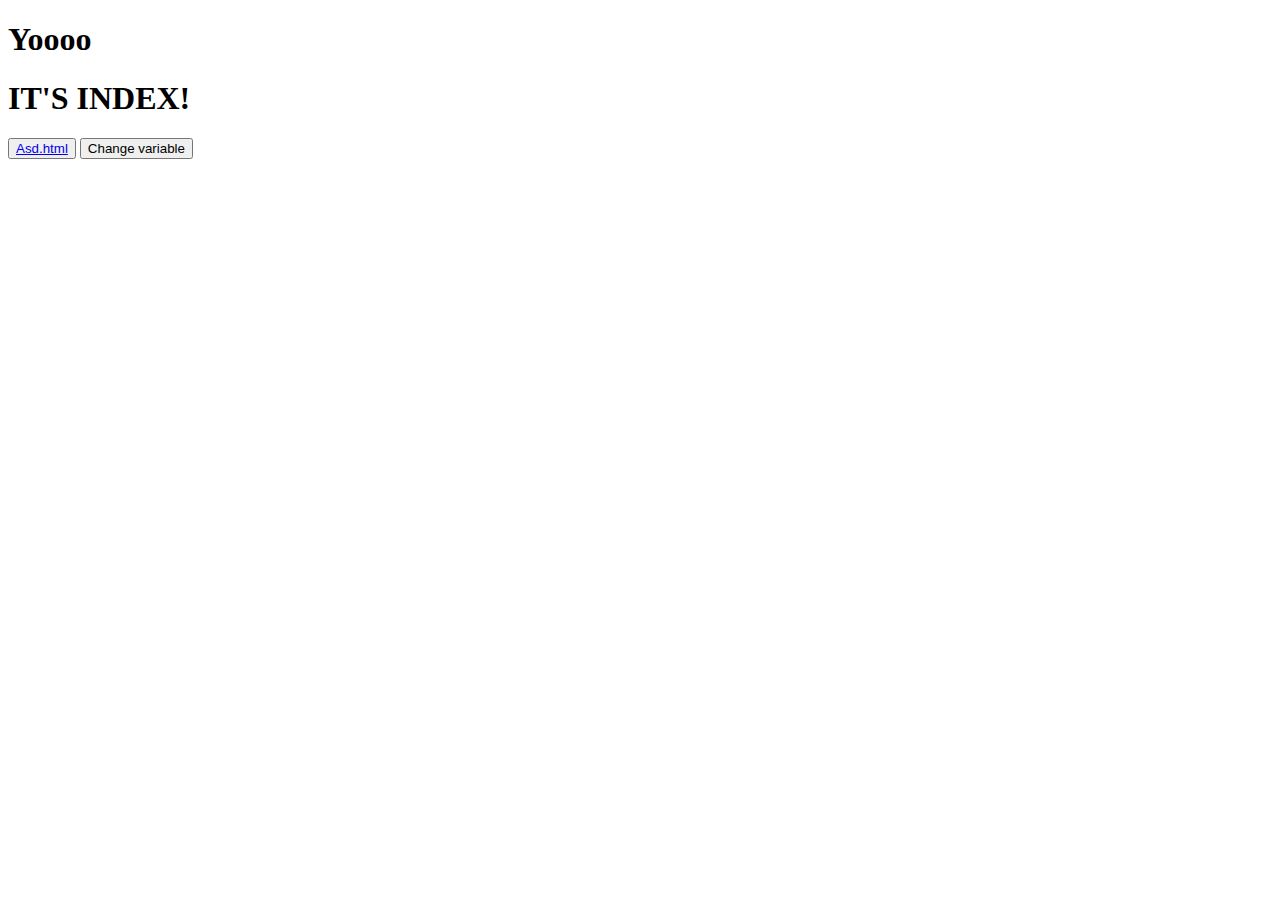
<file: webprog/Practise/index.html>
<!DOCTYPE html>
<html lang="en">
<head>
    <meta charset="UTF-8">
    <meta name="viewport" content="width=device-width, initial-scale=1.0">
    <title>Document</title>
</head>
<body>
    <nav></nav>
    <h1>IT'S INDEX!</h1>
    <button><a href="./asd.html">Asd.html</a></button>
    <button class="change">Change variable</button>

    <script src="./prac.js"></script>
</body>
</html>
</file>
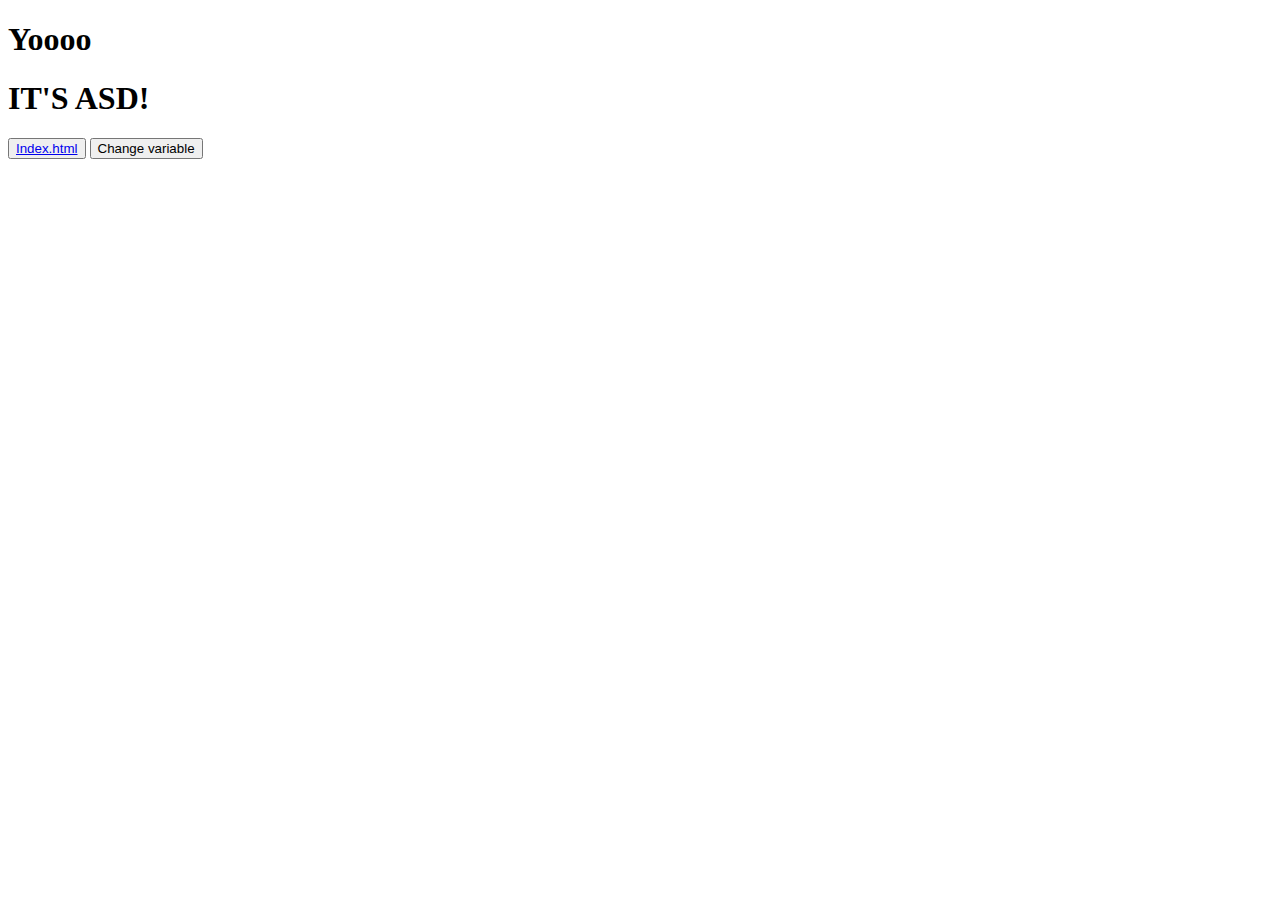
<file: webprog/Practise/asd.html>
<!DOCTYPE html>
<html lang="en">
<head>
    <meta charset="UTF-8">
    <meta name="viewport" content="width=device-width, initial-scale=1.0">
    <title>Document</title>
</head>
<body>
    <nav></nav>
    <h1>IT'S ASD!</h1>
    <button><a href="./index.html">Index.html</a></button>
    <button class="change">Change variable</button>

    <!-- <button><a href="./yooo.html"><strong>Yooo</strong><sub>.html</sub></a></button> -->

    <script src="./prac.js"></script>
</body>
</html>
</file>
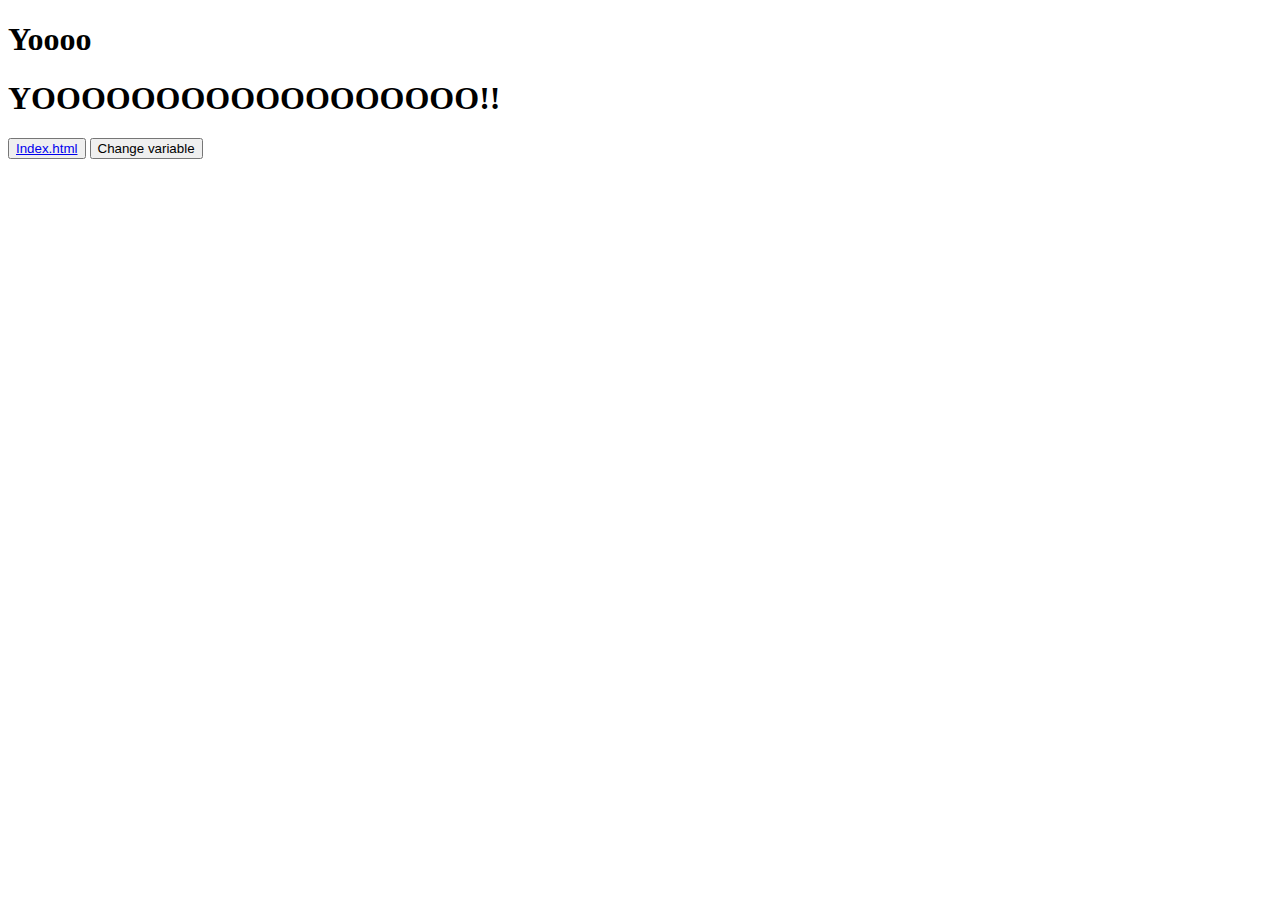
<file: webprog/Practise/yooo.html>
<!DOCTYPE html>
<html lang="en">
<head>
    <meta charset="UTF-8">
    <meta name="viewport" content="width=device-width, initial-scale=1.0">
    <title>Document</title>
</head>
<body>
    <nav></nav>
    <h1>YOOOOOOOOOOOOOOOOOO!!</h1>
    <button><a href="./index.html">Index.html</a></button>
    <button class="change">Change variable</button>

    <!-- <button><a href=""><strong></strong><sup></sup></a></button> -->

    <script src="./prac.js"></script>
</body>
</html>
</file>
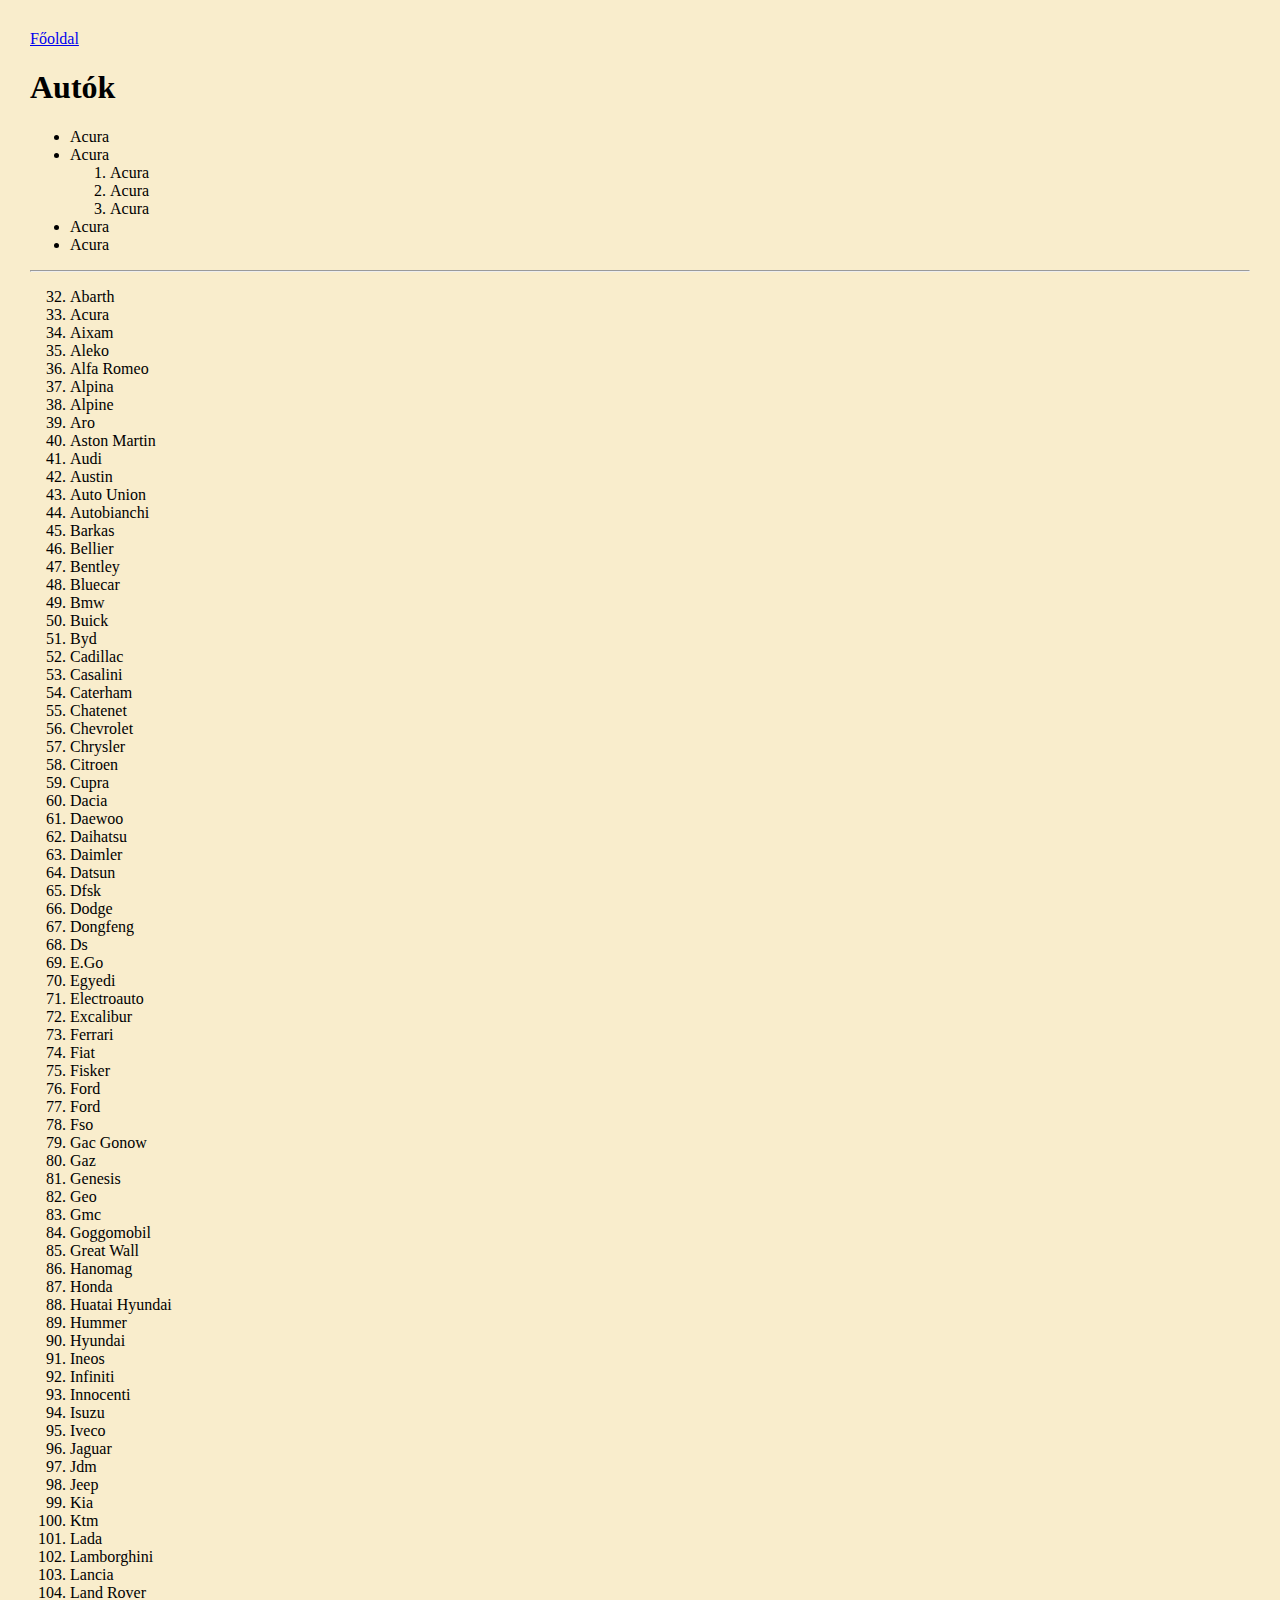
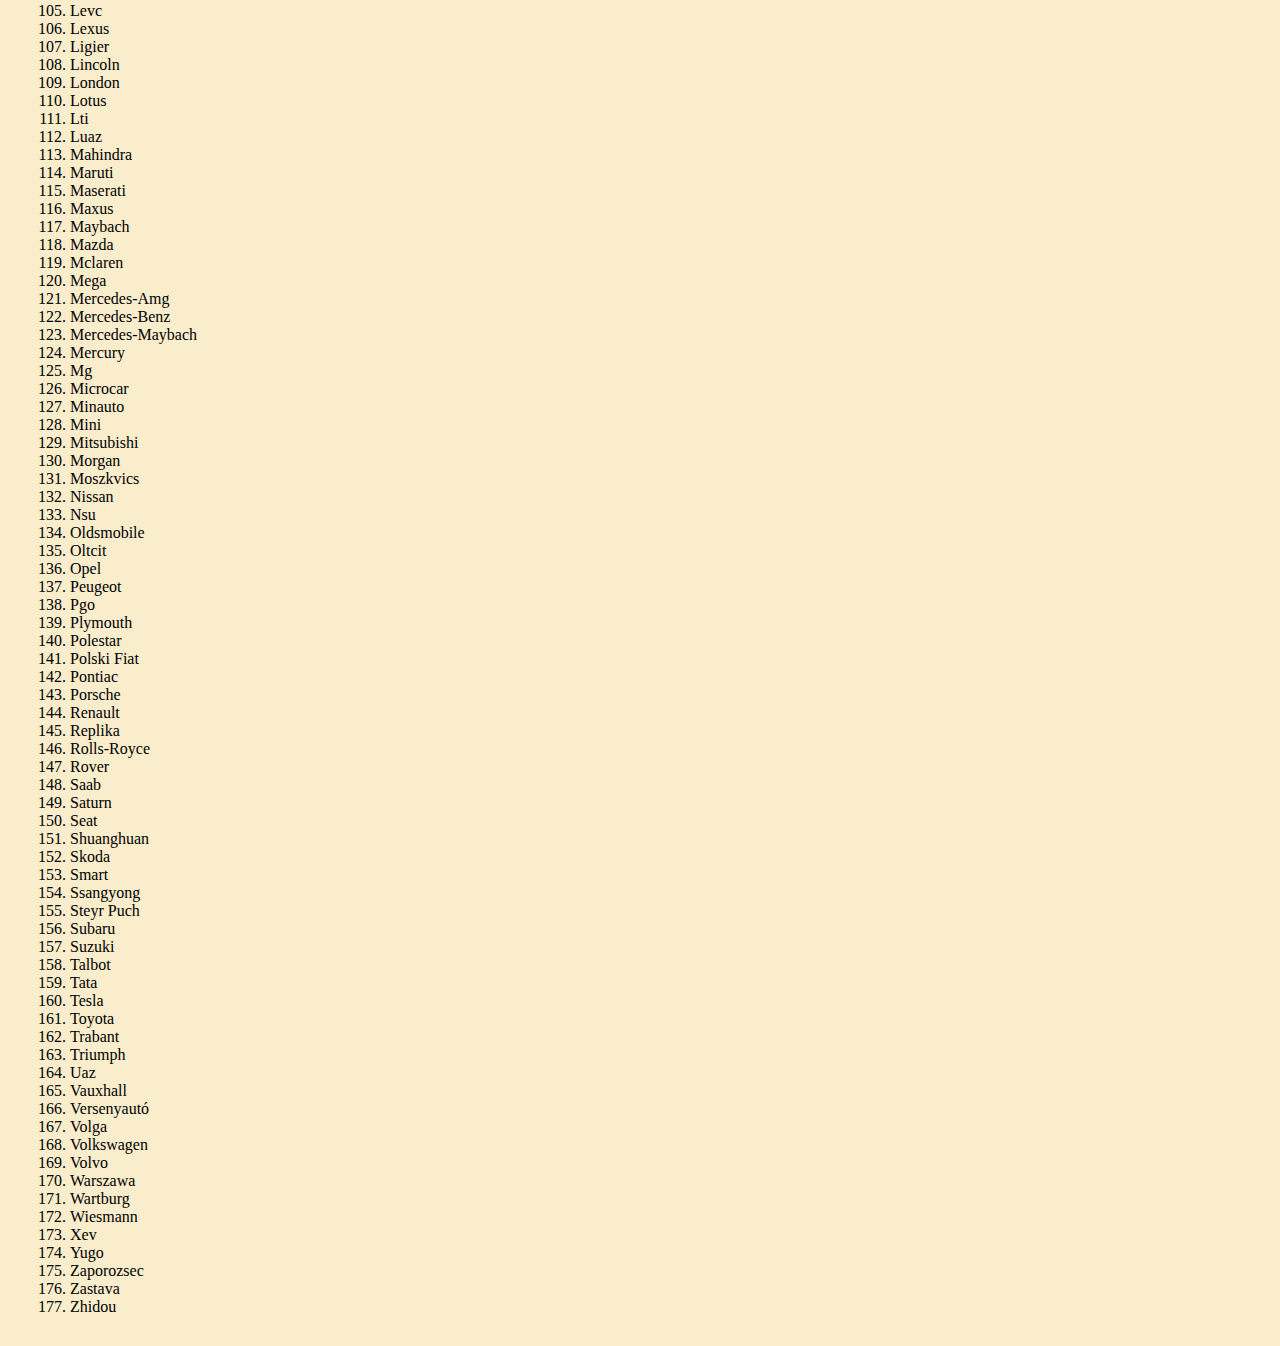
<file: webprog/09. 16/09.16-de/autok.html>
<!DOCTYPE html>
<html lang="hu">
<head>
    <meta charset="UTF-8">
    <meta name="viewport" content="width=device-width, initial-scale=1.0">
    <title>Autók</title>
</head>
<body bgcolor="#F9EDCC" topmargin="30" leftmargin="30">

<a href="index.html">Főoldal</a>

<h1>Autók</h1>

<ul>
    <li>Acura</li>
    <li>Acura</li>
    <ol>
        <li>Acura</li>
        <li>Acura</li>
        <li>Acura</li>

    </ol>

    <li>Acura</li>
    <li>Acura</li>

</ul>

<hr>

<ol start="32">
    <li>Abarth</li>
    <li>Acura</li>
    <li>Aixam</li>
    <li>Aleko</li>
    <li>Alfa Romeo</li>
    <li>Alpina</li>
    <li>Alpine</li>
    <li>Aro</li>
    <li>Aston Martin</li>
    <li>Audi</li>
    <li>Austin</li>
    <li>Auto Union</li>
    <li>Autobianchi</li>
    <li>Barkas</li>
    <li>Bellier</li>
    <li>Bentley</li>
    <li>Bluecar</li>
    <li>Bmw</li>
    <li>Buick</li>
    <li>Byd</li>
    <li>Cadillac</li>
    <li>Casalini</li>
    <li>Caterham</li>
    <li>Chatenet</li>
    <li>Chevrolet</li>
    <li>Chrysler</li>
    <li>Citroen</li>
    <li>Cupra</li>
    <li>Dacia</li>
    <li>Daewoo</li>
    <li>Daihatsu</li>
    <li>Daimler</li>
    <li>Datsun</li>
    <li>Dfsk</li>
    <li>Dodge</li>
    <li>Dongfeng</li>
    <li>Ds</li>
    <li>E.Go</li>
    <li>Egyedi</li>
    <li>Electroauto</li>
    <li>Excalibur</li>
    <li>Ferrari</li>
    <li>Fiat</li>
    <li>Fisker</li>
    <li>Ford</li>
    <li>Ford</li>
    <li>Fso</li>
    <li>Gac Gonow</li>
    <li>Gaz</li>
    <li>Genesis</li>
    <li>Geo</li>
    <li>Gmc</li>
    <li>Goggomobil</li>
    <li>Great Wall</li>
    <li>Hanomag</li>
    <li>Honda</li>
    <li>Huatai Hyundai</li>
    <li>Hummer</li>
    <li>Hyundai</li>
    <li>Ineos</li>
    <li>Infiniti</li>
    <li>Innocenti</li>
    <li>Isuzu</li>
    <li>Iveco</li>
    <li>Jaguar</li>
    <li>Jdm</li>
    <li>Jeep</li>
    <li>Kia</li>
    <li>Ktm</li>
    <li>Lada</li>
    <li>Lamborghini</li>
    <li>Lancia</li>
    <li>Land Rover</li>
    <li>Levc</li>
    <li>Lexus</li>
    <li>Ligier</li>
    <li>Lincoln</li>
    <li>London</li>
    <li>Lotus</li>
    <li>Lti</li>
    <li>Luaz</li>
    <li>Mahindra</li>
    <li>Maruti</li>
    <li>Maserati</li>
    <li>Maxus</li>
    <li>Maybach</li>
    <li>Mazda</li>
    <li>Mclaren</li>
    <li>Mega</li>
    <li>Mercedes-Amg</li>
    <li>Mercedes-Benz</li>
    <li>Mercedes-Maybach</li>
    <li>Mercury</li>
    <li>Mg</li>
    <li>Microcar</li>
    <li>Minauto</li>
    <li>Mini</li>
    <li>Mitsubishi</li>
    <li>Morgan</li>
    <li>Moszkvics</li>
    <li>Nissan</li>
    <li>Nsu</li>
    <li>Oldsmobile</li>
    <li>Oltcit</li>
    <li>Opel</li>
    <li>Peugeot</li>
    <li>Pgo</li>
    <li>Plymouth</li>
    <li>Polestar</li>
    <li>Polski Fiat</li>
    <li>Pontiac</li>
    <li>Porsche</li>
    <li>Renault</li>
    <li>Replika</li>
    <li>Rolls-Royce</li>
    <li>Rover</li>
    <li>Saab</li>
    <li>Saturn</li>
    <li>Seat</li>
    <li>Shuanghuan</li>
    <li>Skoda</li>
    <li>Smart</li>
    <li>Ssangyong</li>
    <li>Steyr Puch</li>
    <li>Subaru</li>
    <li>Suzuki</li>
    <li>Talbot</li>
    <li>Tata</li>
    <li>Tesla</li>
    <li>Toyota</li>
    <li>Trabant</li>
    <li>Triumph</li>
    <li>Uaz</li>
    <li>Vauxhall</li>
    <li>Versenyautó</li>
    <li>Volga</li>
    <li>Volkswagen</li>
    <li>Volvo</li>
    <li>Warszawa</li>
    <li>Wartburg</li>
    <li>Wiesmann</li>
    <li>Xev</li>
    <li>Yugo</li>
    <li>Zaporozsec</li>
    <li>Zastava</li>
    <li>Zhidou</li>
</ol start="32">

    
</body>
</html>
</file>
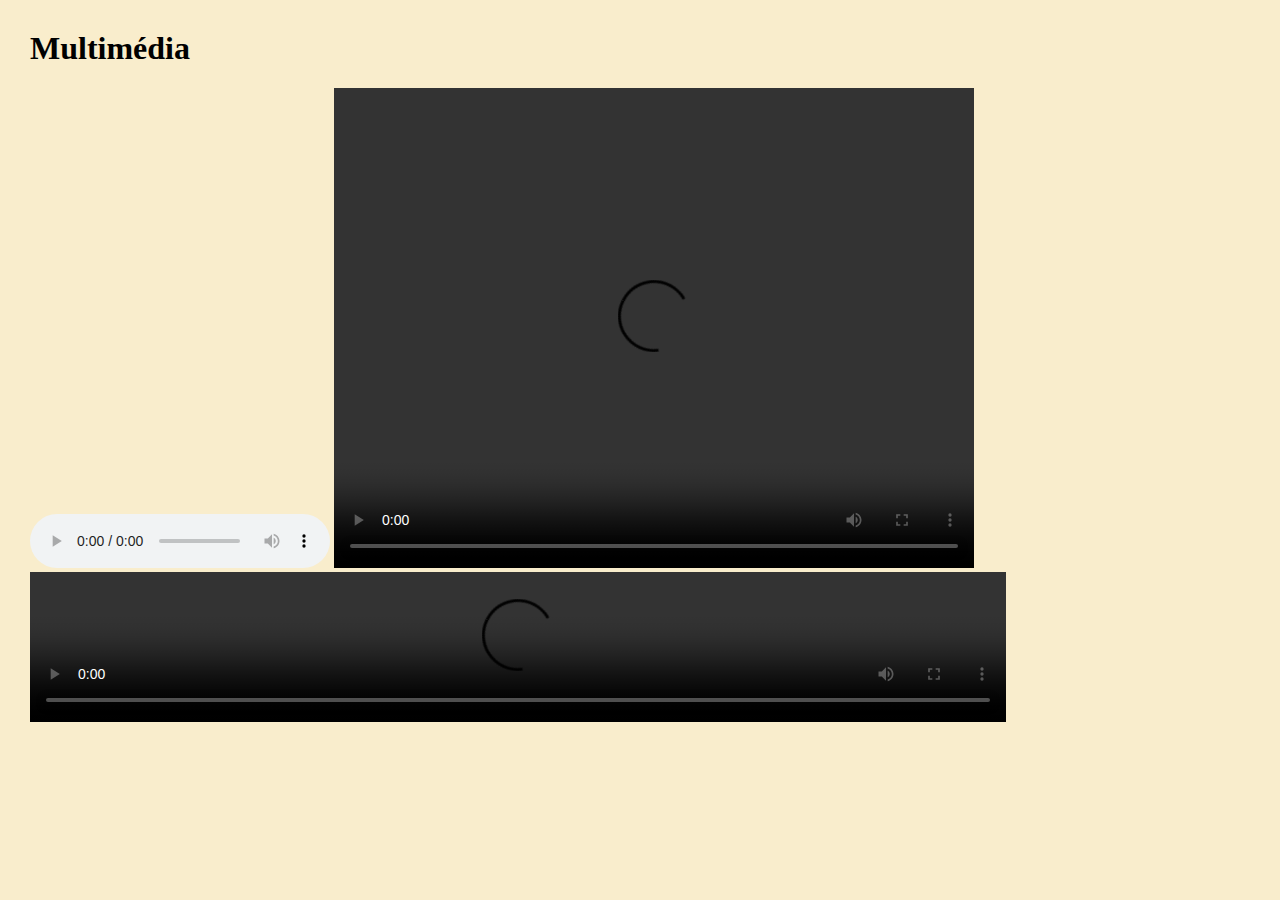
<file: webprog/09. 16/09.16-de/multimedia.html>
<!DOCTYPE html>
<html lang="hu">
<head>
    <meta charset="UTF-8">
    <meta name="viewport" content="width=device-width, initial-scale=1.0">
    <title>Multimédia</title>
</head>
<body bgcolor="#F9EDCC" topmargin="30" leftmargin="30">
    <h1>Multimédia</h1>

    <audio controls
    src="https://ia601506.us.archive.org/3/items/onkenyes-20170320/onkenyes-20170320.mp3" type="audio/mpeg"></audio>  

    <video width="640" height="480" controls>
        <source src="https://www.w3schools.com/html/mov_bbb.mp4" type="video/mp4">
    </video>

    <video width="80%" controls src="https://www.w3schools.com/html/mov_bbb.mp4"></video>



</body>
</html>
</file>
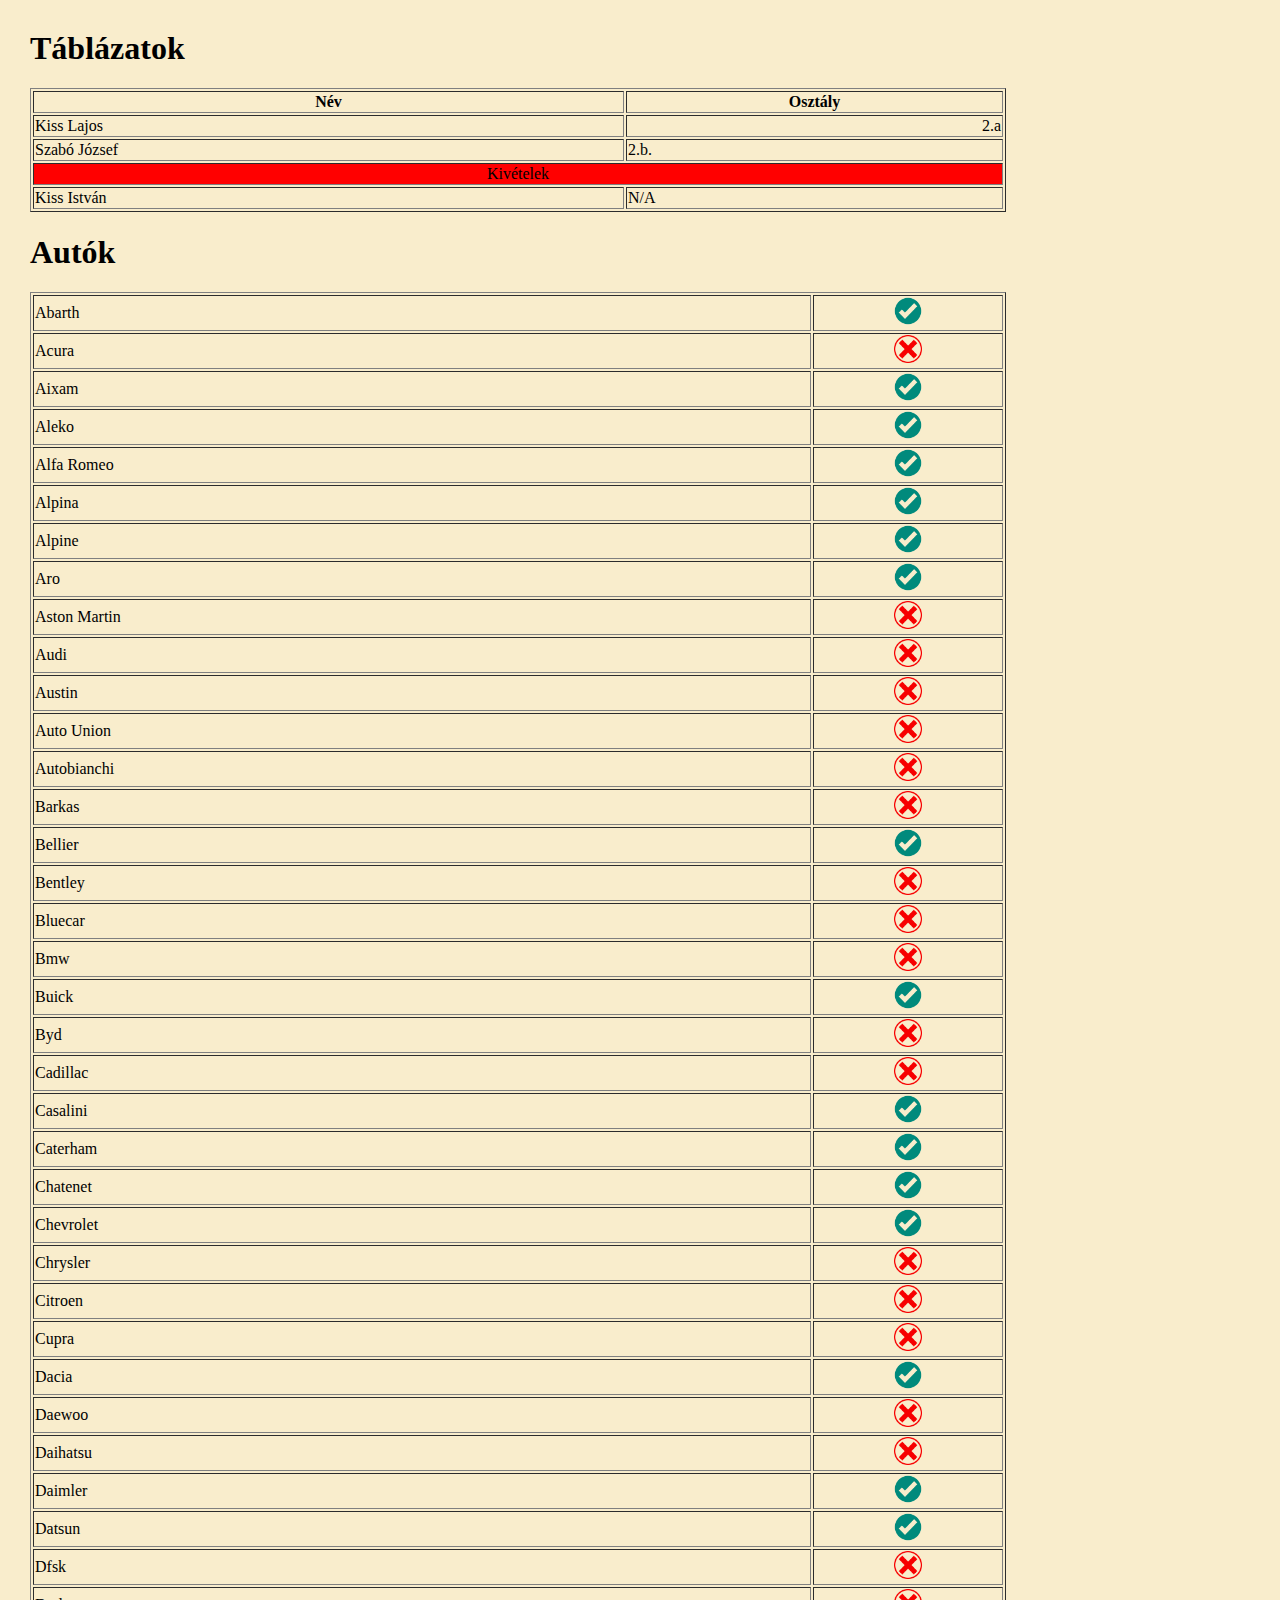
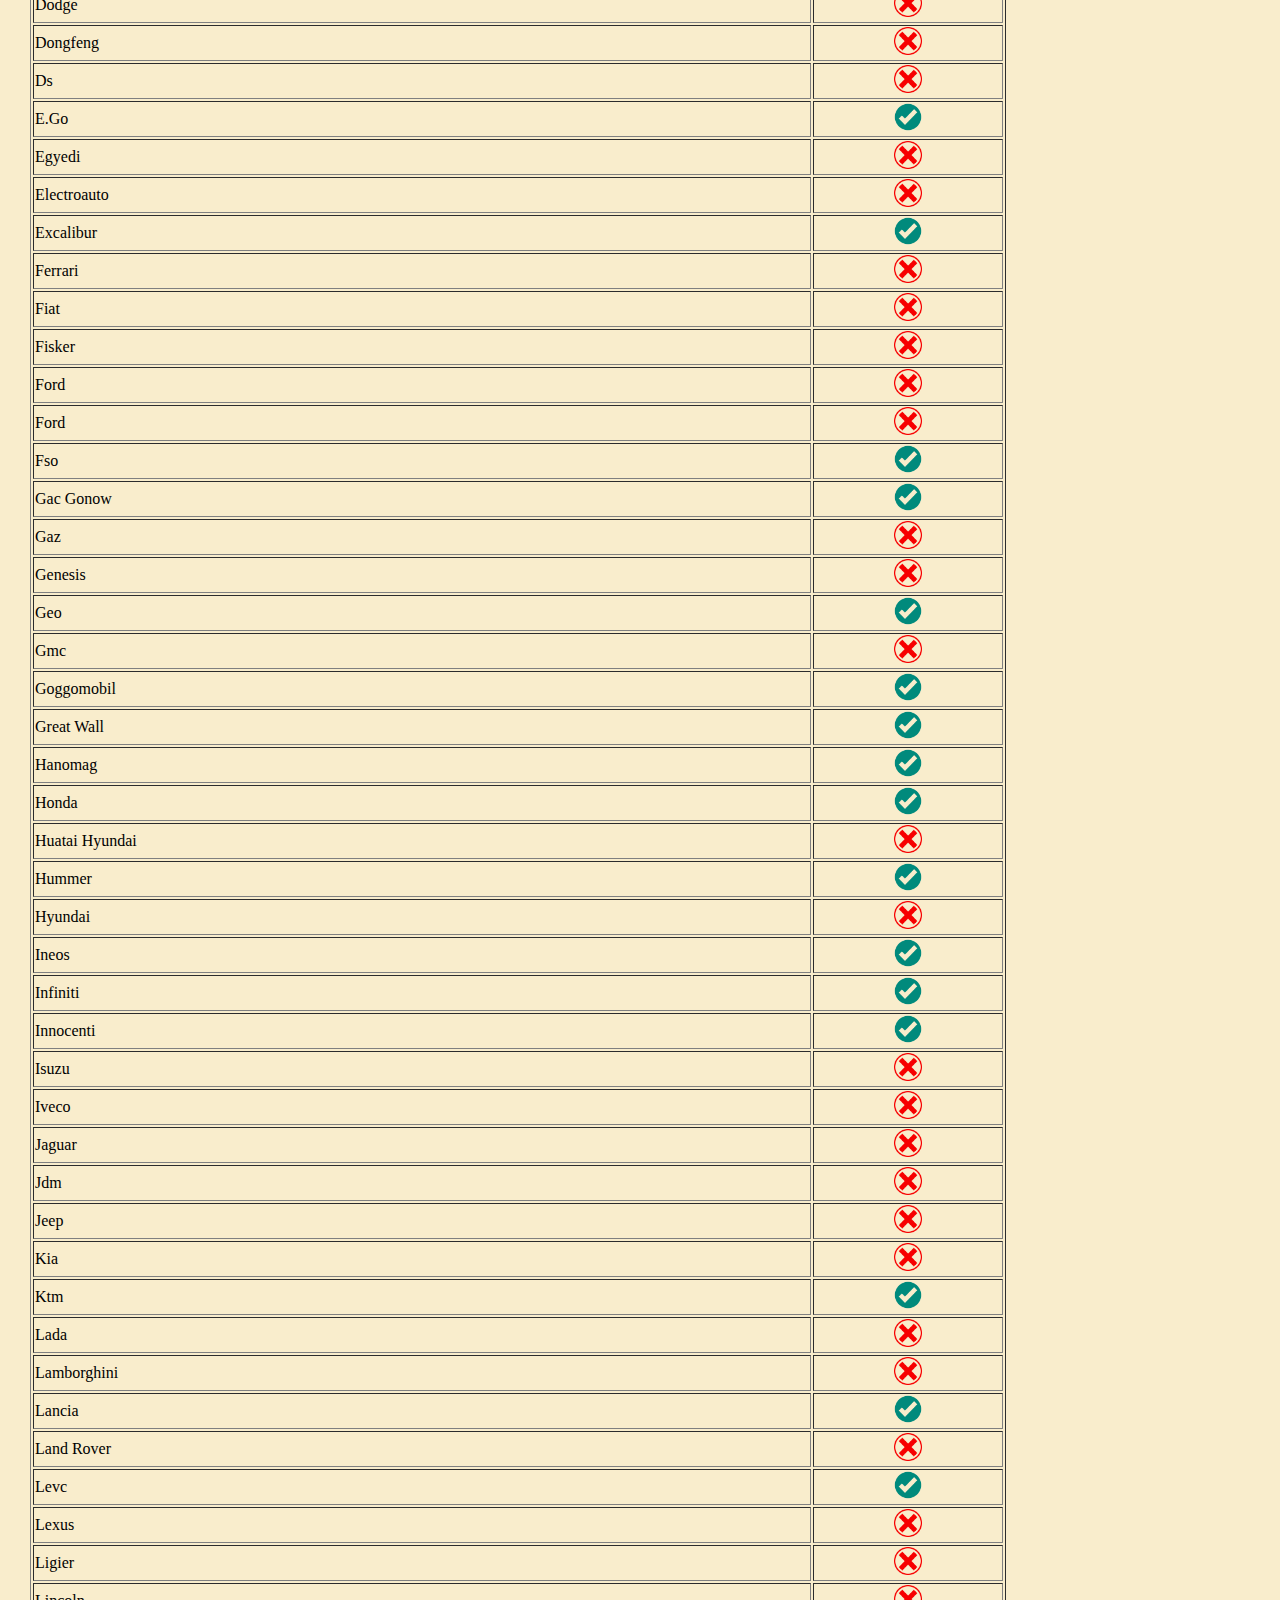
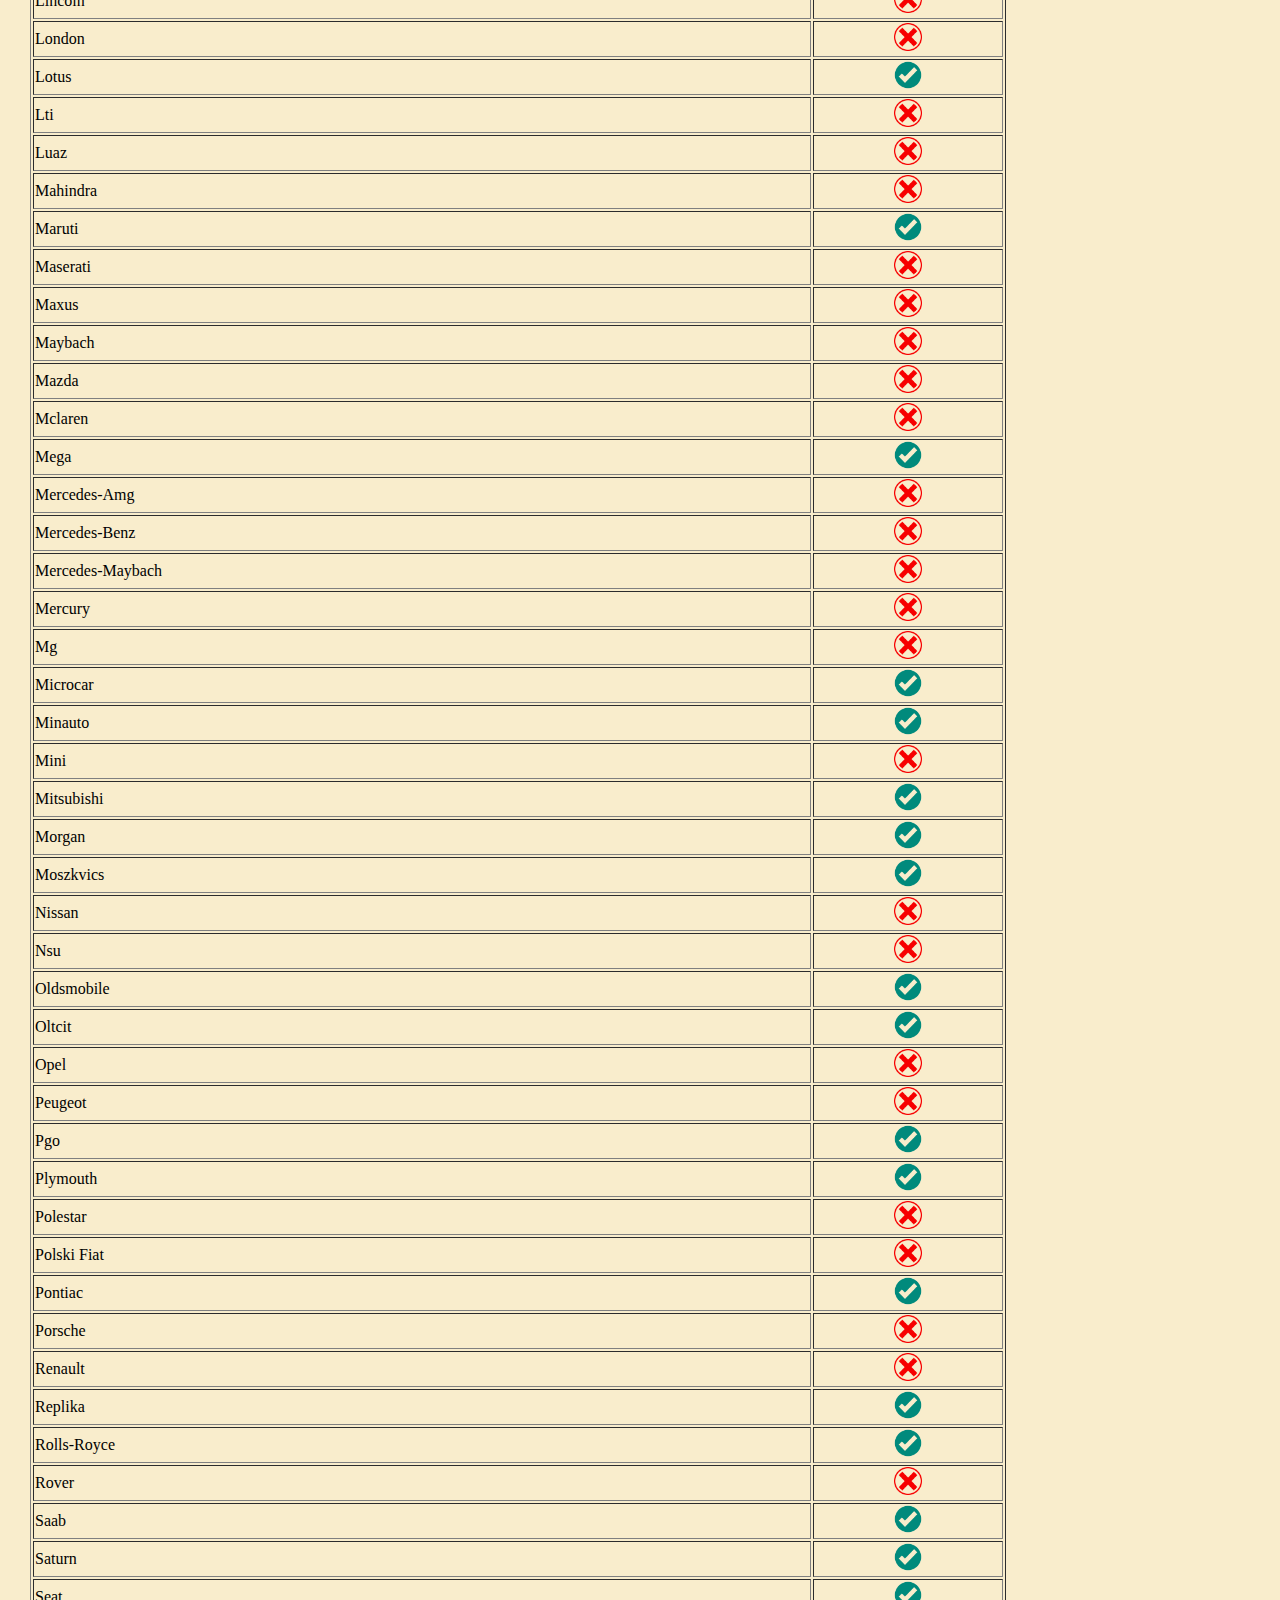
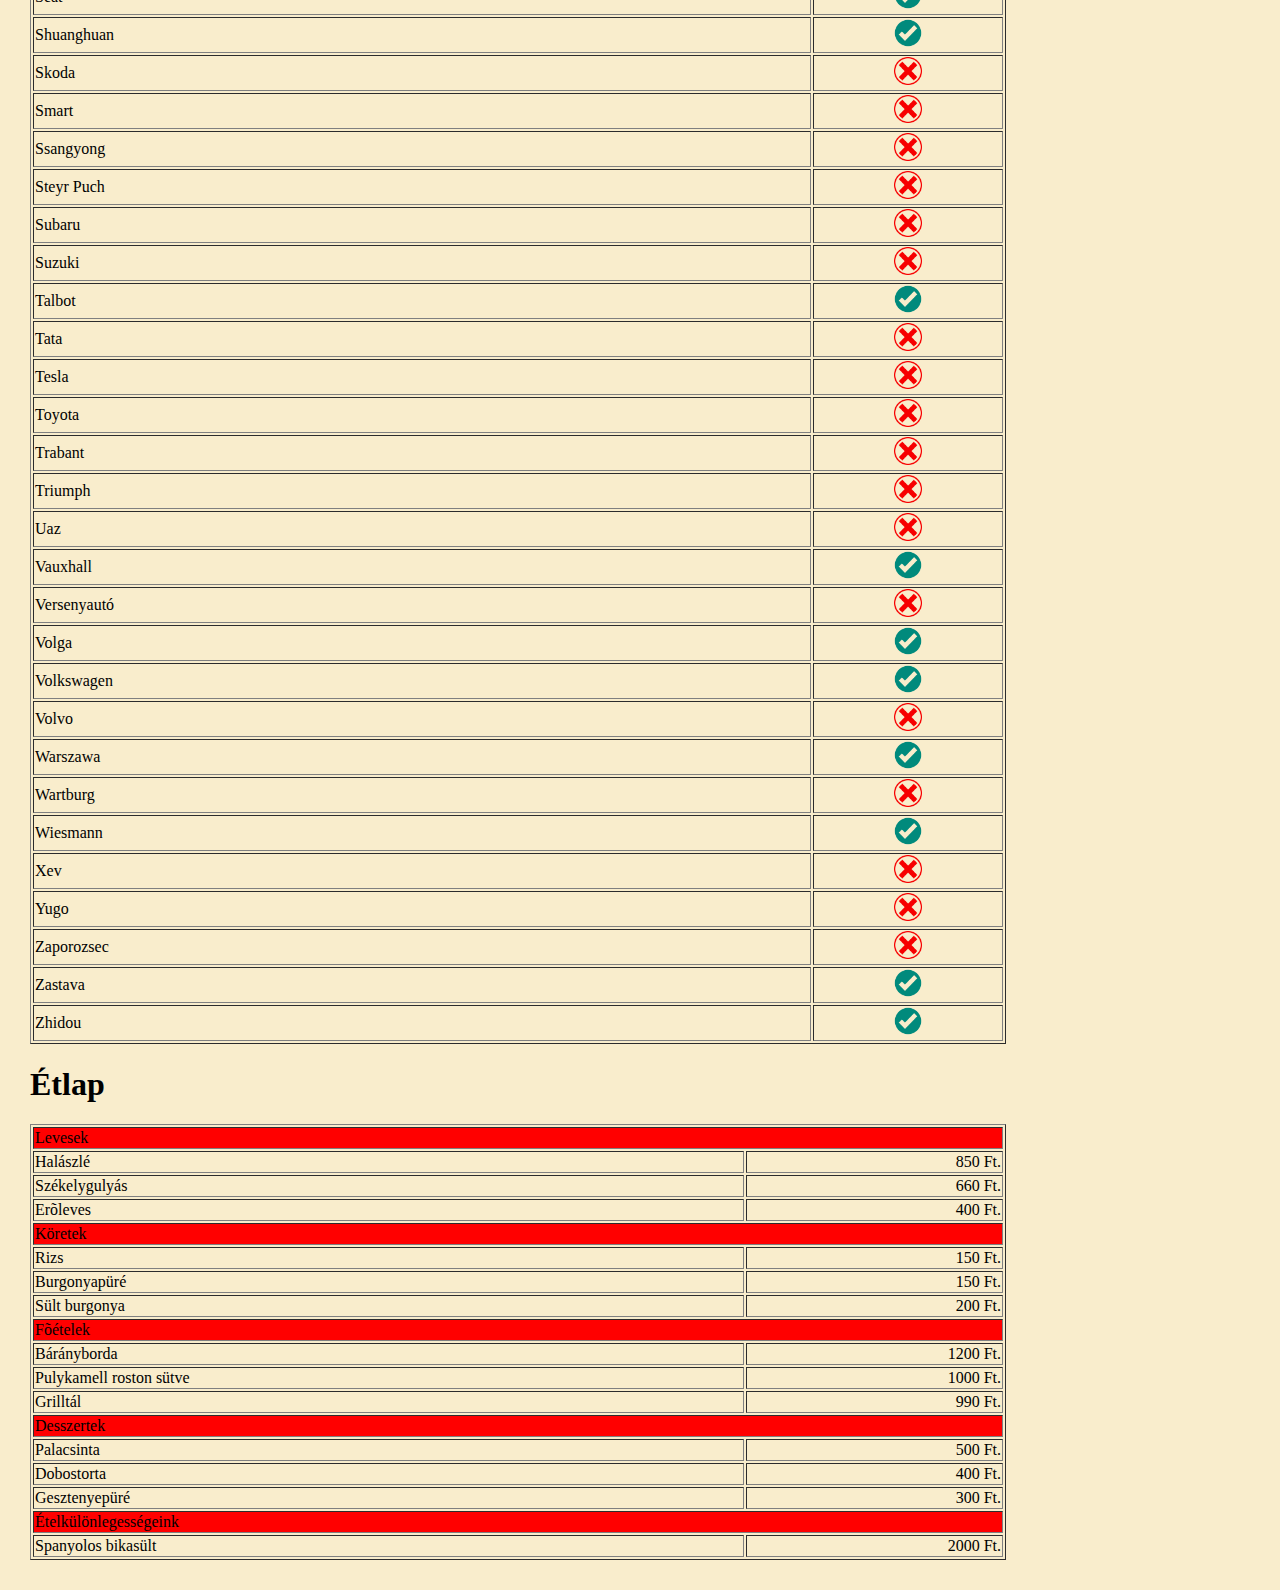
<file: webprog/09. 16/09.16-de/tanulok.html>
<!DOCTYPE html>
<html lang="hu">
<head>
    <meta charset="UTF-8">
    <meta name="viewport" content="width=device-width, initial-scale=1.0">
    <title>Tanulók</title>
</head>
<body bgcolor="#F9EDCC" topmargin="30" leftmargin="30">

<h1>Táblázatok</h1>

<table border="1" width="80%">
    <tr>
        <th>Név</th>
        <th>Osztály</th>
    </tr>
    <tr>
        <td>Kiss Lajos</td>
        <td align="right">2.a</td>
    </tr>
    <tr>
        <td>Szabó József</td>
        <td>2.b.</td>
    </tr>
    <tr>
        <td colspan="2" bgcolor="red" align="center">Kivételek</td>
    </tr>
    <tr>
        <td>Kiss István</td>
        <td>N/A</td>
    </tr>
</table>

<h1>Autók</h1>

<table border="1" width="80%">
    <tr><td>Abarth</td><td align="center"><img alt="Igen" width="28" src="images/I.png"></td></tr>
    <tr><td>Acura</td><td align="center"><img alt="Nem" width="28" src="images/N.png"></td></tr>
    <tr><td>Aixam</td><td align="center"><img alt="Igen" width="28" src="images/I.png"></td></tr>
    <tr><td>Aleko</td><td align="center"><img alt="Igen" width="28" src="images/I.png"></td></tr>
    <tr><td>Alfa Romeo</td><td align="center"><img alt="Igen" width="28" src="images/I.png"></td></tr>
    <tr><td>Alpina</td><td align="center"><img alt="Igen" width="28" src="images/I.png"></td></tr>
    <tr><td>Alpine</td><td align="center"><img alt="Igen" width="28" src="images/I.png"></td></tr>
    <tr><td>Aro</td><td align="center"><img alt="Igen" width="28" src="images/I.png"></td></tr>
    <tr><td>Aston Martin</td><td align="center"><img alt="Nem" width="28" src="images/N.png"></td></tr>
    <tr><td>Audi</td><td align="center"><img alt="Nem" width="28" src="images/N.png"></td></tr>
    <tr><td>Austin</td><td align="center"><img alt="Nem" width="28" src="images/N.png"></td></tr>
    <tr><td>Auto Union</td><td align="center"><img alt="Nem" width="28" src="images/N.png"></td></tr>
    <tr><td>Autobianchi</td><td align="center"><img alt="Nem" width="28" src="images/N.png"></td></tr>
    <tr><td>Barkas</td><td align="center"><img alt="Nem" width="28" src="images/N.png"></td></tr>
    <tr><td>Bellier</td><td align="center"><img alt="Igen" width="28" src="images/I.png"></td></tr>
    <tr><td>Bentley</td><td align="center"><img alt="Nem" width="28" src="images/N.png"></td></tr>
    <tr><td>Bluecar</td><td align="center"><img alt="Nem" width="28" src="images/N.png"></td></tr>
    <tr><td>Bmw</td><td align="center"><img alt="Nem" width="28" src="images/N.png"></td></tr>
    <tr><td>Buick</td><td align="center"><img alt="Igen" width="28" src="images/I.png"></td></tr>
    <tr><td>Byd</td><td align="center"><img alt="Nem" width="28" src="images/N.png"></td></tr>
    <tr><td>Cadillac</td><td align="center"><img alt="Nem" width="28" src="images/N.png"></td></tr>
    <tr><td>Casalini</td><td align="center"><img alt="Igen" width="28" src="images/I.png"></td></tr>
    <tr><td>Caterham</td><td align="center"><img alt="Igen" width="28" src="images/I.png"></td></tr>
    <tr><td>Chatenet</td><td align="center"><img alt="Igen" width="28" src="images/I.png"></td></tr>
    <tr><td>Chevrolet</td><td align="center"><img alt="Igen" width="28" src="images/I.png"></td></tr>
    <tr><td>Chrysler</td><td align="center"><img alt="Nem" width="28" src="images/N.png"></td></tr>
    <tr><td>Citroen</td><td align="center"><img alt="Nem" width="28" src="images/N.png"></td></tr>
    <tr><td>Cupra</td><td align="center"><img alt="Nem" width="28" src="images/N.png"></td></tr>
    <tr><td>Dacia</td><td align="center"><img alt="Igen" width="28" src="images/I.png"></td></tr>
    <tr><td>Daewoo</td><td align="center"><img alt="Nem" width="28" src="images/N.png"></td></tr>
    <tr><td>Daihatsu</td><td align="center"><img alt="Nem" width="28" src="images/N.png"></td></tr>
    <tr><td>Daimler</td><td align="center"><img alt="Igen" width="28" src="images/I.png"></td></tr>
    <tr><td>Datsun</td><td align="center"><img alt="Igen" width="28" src="images/I.png"></td></tr>
    <tr><td>Dfsk</td><td align="center"><img alt="Nem" width="28" src="images/N.png"></td></tr>
    <tr><td>Dodge</td><td align="center"><img alt="Nem" width="28" src="images/N.png"></td></tr>
    <tr><td>Dongfeng</td><td align="center"><img alt="Nem" width="28" src="images/N.png"></td></tr>
    <tr><td>Ds</td><td align="center"><img alt="Nem" width="28" src="images/N.png"></td></tr>
    <tr><td>E.Go</td><td align="center"><img alt="Igen" width="28" src="images/I.png"></td></tr>
    <tr><td>Egyedi</td><td align="center"><img alt="Nem" width="28" src="images/N.png"></td></tr>
    <tr><td>Electroauto</td><td align="center"><img alt="Nem" width="28" src="images/N.png"></td></tr>
    <tr><td>Excalibur</td><td align="center"><img alt="Igen" width="28" src="images/I.png"></td></tr>
    <tr><td>Ferrari</td><td align="center"><img alt="Nem" width="28" src="images/N.png"></td></tr>
    <tr><td>Fiat</td><td align="center"><img alt="Nem" width="28" src="images/N.png"></td></tr>
    <tr><td>Fisker</td><td align="center"><img alt="Nem" width="28" src="images/N.png"></td></tr>
    <tr><td>Ford</td><td align="center"><img alt="Nem" width="28" src="images/N.png"></td></tr>
    <tr><td>Ford</td><td align="center"><img alt="Nem" width="28" src="images/N.png"></td></tr>
    <tr><td>Fso</td><td align="center"><img alt="Igen" width="28" src="images/I.png"></td></tr>
    <tr><td>Gac Gonow</td><td align="center"><img alt="Igen" width="28" src="images/I.png"></td></tr>
    <tr><td>Gaz</td><td align="center"><img alt="Nem" width="28" src="images/N.png"></td></tr>
    <tr><td>Genesis</td><td align="center"><img alt="Nem" width="28" src="images/N.png"></td></tr>
    <tr><td>Geo</td><td align="center"><img alt="Igen" width="28" src="images/I.png"></td></tr>
    <tr><td>Gmc</td><td align="center"><img alt="Nem" width="28" src="images/N.png"></td></tr>
    <tr><td>Goggomobil</td><td align="center"><img alt="Igen" width="28" src="images/I.png"></td></tr>
    <tr><td>Great Wall</td><td align="center"><img alt="Igen" width="28" src="images/I.png"></td></tr>
    <tr><td>Hanomag</td><td align="center"><img alt="Igen" width="28" src="images/I.png"></td></tr>
    <tr><td>Honda</td><td align="center"><img alt="Igen" width="28" src="images/I.png"></td></tr>
    <tr><td>Huatai Hyundai</td><td align="center"><img alt="Nem" width="28" src="images/N.png"></td></tr>
    <tr><td>Hummer</td><td align="center"><img alt="Igen" width="28" src="images/I.png"></td></tr>
    <tr><td>Hyundai</td><td align="center"><img alt="Nem" width="28" src="images/N.png"></td></tr>
    <tr><td>Ineos</td><td align="center"><img alt="Igen" width="28" src="images/I.png"></td></tr>
    <tr><td>Infiniti</td><td align="center"><img alt="Igen" width="28" src="images/I.png"></td></tr>
    <tr><td>Innocenti</td><td align="center"><img alt="Igen" width="28" src="images/I.png"></td></tr>
    <tr><td>Isuzu</td><td align="center"><img alt="Nem" width="28" src="images/N.png"></td></tr>
    <tr><td>Iveco</td><td align="center"><img alt="Nem" width="28" src="images/N.png"></td></tr>
    <tr><td>Jaguar</td><td align="center"><img alt="Nem" width="28" src="images/N.png"></td></tr>
    <tr><td>Jdm</td><td align="center"><img alt="Nem" width="28" src="images/N.png"></td></tr>
    <tr><td>Jeep</td><td align="center"><img alt="Nem" width="28" src="images/N.png"></td></tr>
    <tr><td>Kia</td><td align="center"><img alt="Nem" width="28" src="images/N.png"></td></tr>
    <tr><td>Ktm</td><td align="center"><img alt="Igen" width="28" src="images/I.png"></td></tr>
    <tr><td>Lada</td><td align="center"><img alt="Nem" width="28" src="images/N.png"></td></tr>
    <tr><td>Lamborghini</td><td align="center"><img alt="Nem" width="28" src="images/N.png"></td></tr>
    <tr><td>Lancia</td><td align="center"><img alt="Igen" width="28" src="images/I.png"></td></tr>
    <tr><td>Land Rover</td><td align="center"><img alt="Nem" width="28" src="images/N.png"></td></tr>
    <tr><td>Levc</td><td align="center"><img alt="Igen" width="28" src="images/I.png"></td></tr>
    <tr><td>Lexus</td><td align="center"><img alt="Nem" width="28" src="images/N.png"></td></tr>
    <tr><td>Ligier</td><td align="center"><img alt="Nem" width="28" src="images/N.png"></td></tr>
    <tr><td>Lincoln</td><td align="center"><img alt="Nem" width="28" src="images/N.png"></td></tr>
    <tr><td>London</td><td align="center"><img alt="Nem" width="28" src="images/N.png"></td></tr>
    <tr><td>Lotus</td><td align="center"><img alt="Igen" width="28" src="images/I.png"></td></tr>
    <tr><td>Lti</td><td align="center"><img alt="Nem" width="28" src="images/N.png"></td></tr>
    <tr><td>Luaz</td><td align="center"><img alt="Nem" width="28" src="images/N.png"></td></tr>
    <tr><td>Mahindra</td><td align="center"><img alt="Nem" width="28" src="images/N.png"></td></tr>
    <tr><td>Maruti</td><td align="center"><img alt="Igen" width="28" src="images/I.png"></td></tr>
    <tr><td>Maserati</td><td align="center"><img alt="Nem" width="28" src="images/N.png"></td></tr>
    <tr><td>Maxus</td><td align="center"><img alt="Nem" width="28" src="images/N.png"></td></tr>
    <tr><td>Maybach</td><td align="center"><img alt="Nem" width="28" src="images/N.png"></td></tr>
    <tr><td>Mazda</td><td align="center"><img alt="Nem" width="28" src="images/N.png"></td></tr>
    <tr><td>Mclaren</td><td align="center"><img alt="Nem" width="28" src="images/N.png"></td></tr>
    <tr><td>Mega</td><td align="center"><img alt="Igen" width="28" src="images/I.png"></td></tr>
    <tr><td>Mercedes-Amg</td><td align="center"><img alt="Nem" width="28" src="images/N.png"></td></tr>
    <tr><td>Mercedes-Benz</td><td align="center"><img alt="Nem" width="28" src="images/N.png"></td></tr>
    <tr><td>Mercedes-Maybach</td><td align="center"><img alt="Nem" width="28" src="images/N.png"></td></tr>
    <tr><td>Mercury</td><td align="center"><img alt="Nem" width="28" src="images/N.png"></td></tr>
    <tr><td>Mg</td><td align="center"><img alt="Nem" width="28" src="images/N.png"></td></tr>
    <tr><td>Microcar</td><td align="center"><img alt="Igen" width="28" src="images/I.png"></td></tr>
    <tr><td>Minauto</td><td align="center"><img alt="Igen" width="28" src="images/I.png"></td></tr>
    <tr><td>Mini</td><td align="center"><img alt="Nem" width="28" src="images/N.png"></td></tr>
    <tr><td>Mitsubishi</td><td align="center"><img alt="Igen" width="28" src="images/I.png"></td></tr>
    <tr><td>Morgan</td><td align="center"><img alt="Igen" width="28" src="images/I.png"></td></tr>
    <tr><td>Moszkvics</td><td align="center"><img alt="Igen" width="28" src="images/I.png"></td></tr>
    <tr><td>Nissan</td><td align="center"><img alt="Nem" width="28" src="images/N.png"></td></tr>
    <tr><td>Nsu</td><td align="center"><img alt="Nem" width="28" src="images/N.png"></td></tr>
    <tr><td>Oldsmobile</td><td align="center"><img alt="Igen" width="28" src="images/I.png"></td></tr>
    <tr><td>Oltcit</td><td align="center"><img alt="Igen" width="28" src="images/I.png"></td></tr>
    <tr><td>Opel</td><td align="center"><img alt="Nem" width="28" src="images/N.png"></td></tr>
    <tr><td>Peugeot</td><td align="center"><img alt="Nem" width="28" src="images/N.png"></td></tr>
    <tr><td>Pgo</td><td align="center"><img alt="Igen" width="28" src="images/I.png"></td></tr>
    <tr><td>Plymouth</td><td align="center"><img alt="Igen" width="28" src="images/I.png"></td></tr>
    <tr><td>Polestar</td><td align="center"><img alt="Nem" width="28" src="images/N.png"></td></tr>
    <tr><td>Polski Fiat</td><td align="center"><img alt="Nem" width="28" src="images/N.png"></td></tr>
    <tr><td>Pontiac</td><td align="center"><img alt="Igen" width="28" src="images/I.png"></td></tr>
    <tr><td>Porsche</td><td align="center"><img alt="Nem" width="28" src="images/N.png"></td></tr>
    <tr><td>Renault</td><td align="center"><img alt="Nem" width="28" src="images/N.png"></td></tr>
    <tr><td>Replika</td><td align="center"><img alt="Igen" width="28" src="images/I.png"></td></tr>
    <tr><td>Rolls-Royce</td><td align="center"><img alt="Igen" width="28" src="images/I.png"></td></tr>
    <tr><td>Rover</td><td align="center"><img alt="Nem" width="28" src="images/N.png"></td></tr>
    <tr><td>Saab</td><td align="center"><img alt="Igen" width="28" src="images/I.png"></td></tr>
    <tr><td>Saturn</td><td align="center"><img alt="Igen" width="28" src="images/I.png"></td></tr>
    <tr><td>Seat</td><td align="center"><img alt="Igen" width="28" src="images/I.png"></td></tr>
    <tr><td>Shuanghuan</td><td align="center"><img alt="Igen" width="28" src="images/I.png"></td></tr>
    <tr><td>Skoda</td><td align="center"><img alt="Nem" width="28" src="images/N.png"></td></tr>
    <tr><td>Smart</td><td align="center"><img alt="Nem" width="28" src="images/N.png"></td></tr>
    <tr><td>Ssangyong</td><td align="center"><img alt="Nem" width="28" src="images/N.png"></td></tr>
    <tr><td>Steyr Puch</td><td align="center"><img alt="Nem" width="28" src="images/N.png"></td></tr>
    <tr><td>Subaru</td><td align="center"><img alt="Nem" width="28" src="images/N.png"></td></tr>
    <tr><td>Suzuki</td><td align="center"><img alt="Nem" width="28" src="images/N.png"></td></tr>
    <tr><td>Talbot</td><td align="center"><img alt="Igen" width="28" src="images/I.png"></td></tr>
    <tr><td>Tata</td><td align="center"><img alt="Nem" width="28" src="images/N.png"></td></tr>
    <tr><td>Tesla</td><td align="center"><img alt="Nem" width="28" src="images/N.png"></td></tr>
    <tr><td>Toyota</td><td align="center"><img alt="Nem" width="28" src="images/N.png"></td></tr>
    <tr><td>Trabant</td><td align="center"><img alt="Nem" width="28" src="images/N.png"></td></tr>
    <tr><td>Triumph</td><td align="center"><img alt="Nem" width="28" src="images/N.png"></td></tr>
    <tr><td>Uaz</td><td align="center"><img alt="Nem" width="28" src="images/N.png"></td></tr>
    <tr><td>Vauxhall</td><td align="center"><img alt="Igen" width="28" src="images/I.png"></td></tr>
    <tr><td>Versenyautó</td><td align="center"><img alt="Nem" width="28" src="images/N.png"></td></tr>
    <tr><td>Volga</td><td align="center"><img alt="Igen" width="28" src="images/I.png"></td></tr>
    <tr><td>Volkswagen</td><td align="center"><img alt="Igen" width="28" src="images/I.png"></td></tr>
    <tr><td>Volvo</td><td align="center"><img alt="Nem" width="28" src="images/N.png"></td></tr>
    <tr><td>Warszawa</td><td align="center"><img alt="Igen" width="28" src="images/I.png"></td></tr>
    <tr><td>Wartburg</td><td align="center"><img alt="Nem" width="28" src="images/N.png"></td></tr>
    <tr><td>Wiesmann</td><td align="center"><img alt="Igen" width="28" src="images/I.png"></td></tr>
    <tr><td>Xev</td><td align="center"><img alt="Nem" width="28" src="images/N.png"></td></tr>
    <tr><td>Yugo</td><td align="center"><img alt="Nem" width="28" src="images/N.png"></td></tr>
    <tr><td>Zaporozsec</td><td align="center"><img alt="Nem" width="28" src="images/N.png"></td></tr>
    <tr><td>Zastava</td><td align="center"><img alt="Igen" width="28" src="images/I.png"></td></tr>
    <tr><td>Zhidou</td><td align="center"><img alt="Igen" width="28" src="images/I.png"></td></tr>    
</table>



<h1>Étlap</h1>

<table border="1" width="80%">
<tr><td colspan="2" bgcolor="red">Levesek</td></tr>
<tr><td>Halászlé</td><td align="right">850 Ft.</td></tr>
<tr><td>Székelygulyás</td><td align="right">660 Ft.</td></tr>
<tr><td>Erõleves</td><td align="right">400 Ft.</td></tr>

<tr><td colspan="2" bgcolor="red">Köretek</td></tr>
<tr><td>Rizs</td><td align="right">150 Ft.</td></tr>
<tr><td>Burgonyapüré</td><td align="right">150 Ft.</td></tr>
<tr><td>Sült burgonya</td><td align="right"> 200 Ft.</td></tr>

<tr><td colspan="2" bgcolor="red">Fõételek</td></tr>
<tr><td>Bárányborda</td><td align="right">1200 Ft.</td></tr>
<tr><td>Pulykamell roston sütve</td><td align="right"> 1000 Ft.</td></tr>
<tr><td>Grilltál</td><td align="right">990 Ft.</td></tr>

<tr><td colspan="2" bgcolor="red">Desszertek</td></tr>
<tr><td>Palacsinta</td><td align="right">500 Ft.</td></tr>
<tr><td>Dobostorta</td><td align="right">400 Ft.</td></tr>
<tr><td>Gesztenyepüré</td><td align="right">300 Ft.</td></tr>

<tr><td colspan="2" bgcolor="red">Ételkülönlegességeink</td></tr>
<tr><td>Spanyolos bikasült</td><td align="right">2000 Ft.</td></tr>
</table>

</body>
</html>
</file>
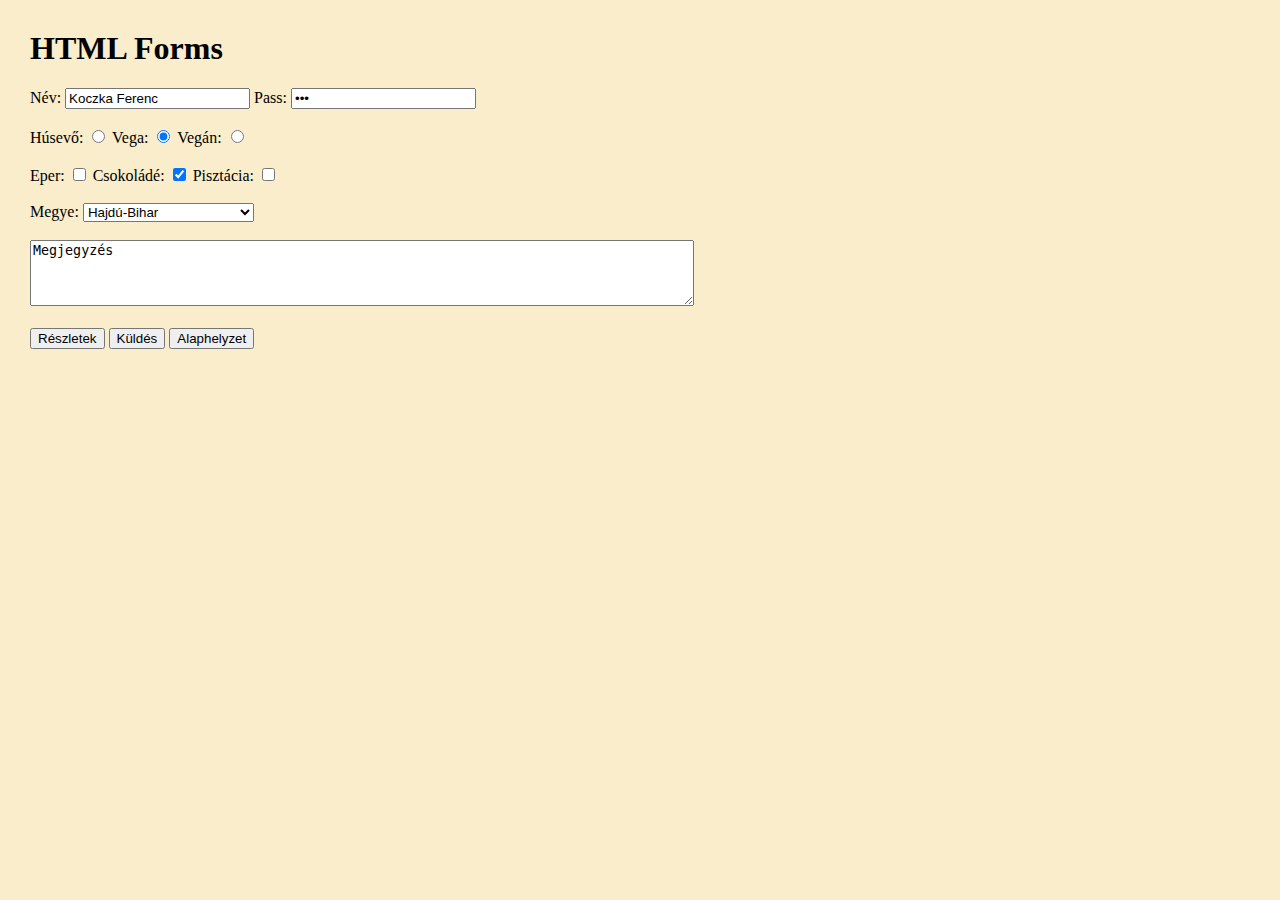
<file: webprog/09. 16/09.16-de/urlap.html>
<!DOCTYPE html>
<html lang="hu">
<head>
    <meta charset="UTF-8">
    <meta name="viewport" content="width=device-width, initial-scale=1.0">
    <title>Űrlapok</title>
</head>
<body bgcolor="#F9EDCC" topmargin="30" leftmargin="30">

    <h1>HTML Forms</h1>

    <form action="feldolgoz.php" method="GET">

        Név: <input name="nev" type="text" value="Koczka Ferenc">
        Pass: <input name="pwd" type="password" value="aaa">

        <br><br>
        Húsevő: <input type="radio" name="vega" value="1">    
        Vega: <input type="radio" name="vega" value="2" checked>
        Vegán: <input type="radio" name="vega" value="3">

        <br><br>
        Eper: <input type="checkbox" name="fagyi_eper" value="1">
        Csokoládé: <input type="checkbox" name="fagyi_csoki" value="1" checked>
        Pisztácia: <input type="checkbox" name="fagyi_pisztacia" value="1">        

        <br><br>
        Megye:
        <select name="megye">
            <option>Bács-Kiskun</option>
            <option>Baranya</option>
            <option>Békés</option>
            <option>Borsod-Abaúj-Zemplén</option>
            <option>Budapest</option>
            <option>Csongrád</option>
            <option>Fejér</option>
            <option>Győr-Moson-Sopron</option>
            <option selected>Hajdú-Bihar</option>
            <option>Heves</option>
            <option>Jász-Nagykun-Szolnok</option>
            <option>Komárom-Esztergom</option>
            <option>Nógrád</option>
            <option>Pest</option>
            <option>Somogy</option>
            <option>Szabolcs-Szatmár-Bereg</option>
            <option>Tolna</option>
            <option>Vas</option>
            <option>Veszprém</option>
            <option>Zala</option>
        </select>

        <br><br>
        <textarea name="comment" cols="80" rows="4">Megjegyzés</textarea>

        <br><br>

        <input type="button" name="btn"    value="Részletek">
        <input type="submit" name="submit" value="Küldés">        
        <input type="reset"  name="reset"  value="Alaphelyzet">

    </form>


</body>
</html>
</file>
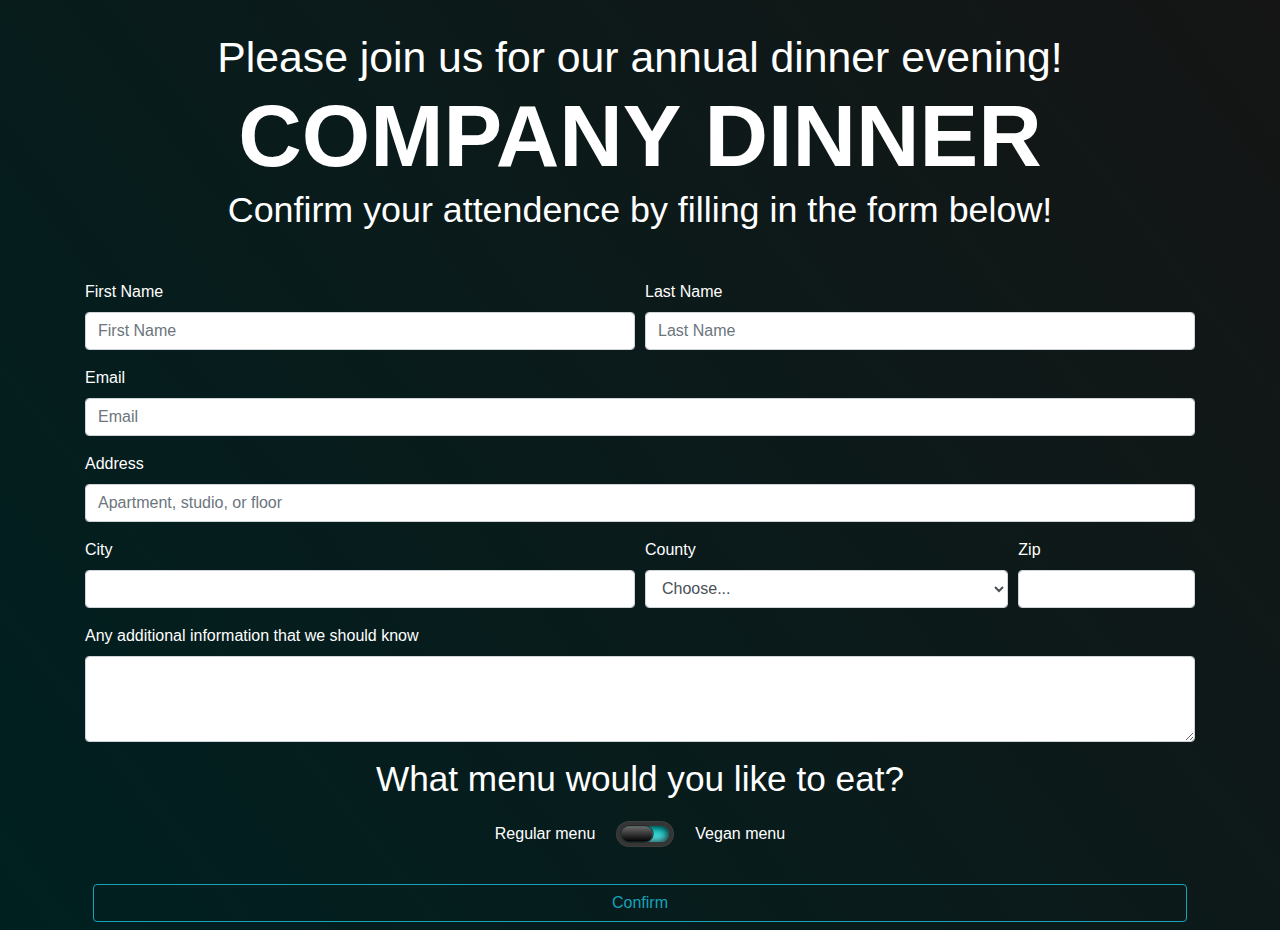
<file: webprog/KL_Beadando_I/DinnerParty/dinner.html>
<!DOCTYPE html>
<html lang="en">

<head>
  <meta charset="UTF-8">
  <meta name="viewport" content="width=device-width, initial-scale=1.0">
  <title>Dinner Party</title>
  <link rel="stylesheet" href="https://cdn.jsdelivr.net/npm/bootstrap@4.3.1/dist/css/bootstrap.min.css"
    integrity="sha384-ggOyR0iXCbMQv3Xipma34MD+dH/1fQ784/j6cY/iJTQUOhcWr7x9JvoRxT2MZw1T" crossorigin="anonymous">
  <link rel="stylesheet" href="assets/font-awesome-4.7.0/css/font-awesome.min.css">
  <link rel="stylesheet" href="./style.css">
</head>

<body>

  <main class="container text-white">

    <div class="title-wrapper text-center">
      <p class="first-line display-4 m-0">Please join us for our annual dinner evening!</p>
      <h1 class="display-2 text-uppercase font-weight-bold m-0">Company Dinner</h1>
      <p class="last-line display-4">Confirm your attendence by filling in the form below!</p>
    </div>

    <form action="processit.php">
      <div class="form-row">
        <div class="form-group col-md-6">
          <label for="firstNameInput">First Name</label>
          <input type="text" class="form-control" id="firstNameInput" placeholder="First Name">
        </div>
        <div class="form-group col-md-6">
          <label for="lastNameInput">Last Name</label>
          <input type="text" class="form-control" id="lastNameInput" placeholder="Last Name">
        </div>
      </div>
      <div class="form-group">
        <label for="emailInput">Email</label>
        <input type="email" class="form-control" id="emailInput" placeholder="Email">
      </div>
      <div class="form-group">
        <label for="addressInput">Address</label>
        <input type="text" class="form-control" id="addressInput" placeholder="Apartment, studio, or floor">
      </div>
      <div class="form-row">
        <div class="form-group col-md-6">
          <label for="cityInput">City</label>
          <input type="text" class="form-control" id="cityInput">
        </div>
        <div class="form-group col-md-4">
          <label for="countyInput">County</label>
          <select id="countyInput" class="form-control">
            <option selected hidden>Choose...</option>
          </select>
        </div>
        <div class="form-group col-md-2">
          <label for="zipInput">Zip</label>
          <input type="text" class="form-control" id="zipInput">
        </div>
      </div>
      <div class="form-group">
        <label for="exampleFormControlTextarea1">Any additional information that we should know</label>
        <textarea class="form-control" id="exampleFormControlTextarea1" rows="3"></textarea>
      </div>
      <div class="form-group d-flex flex-column mt-3">
        <p class="menu-title display-4 text-center">What menu would you like to eat?</p>
        <div class="d-flex flex-row align-items-center justify-content-center">
          <label class="mb-0 mr-3" for="foodTypeInput">Regular menu</label>
          <input type="checkbox" name="foodTypeInput" id="foodTypeInput">
          <label class="mb-0 ml-3" for="foodTypeInput">Vegan menu</label>
        </div>
      </div>
      <div class="d-flex justify-content-center mt-4 p-2">
        <button type="submit" class="col-12 btn btn-outline-info">Confirm</button>
      </div>
    </form>

  </main>

  <script src="./main.js"></script>
</body>

</html>
</file>
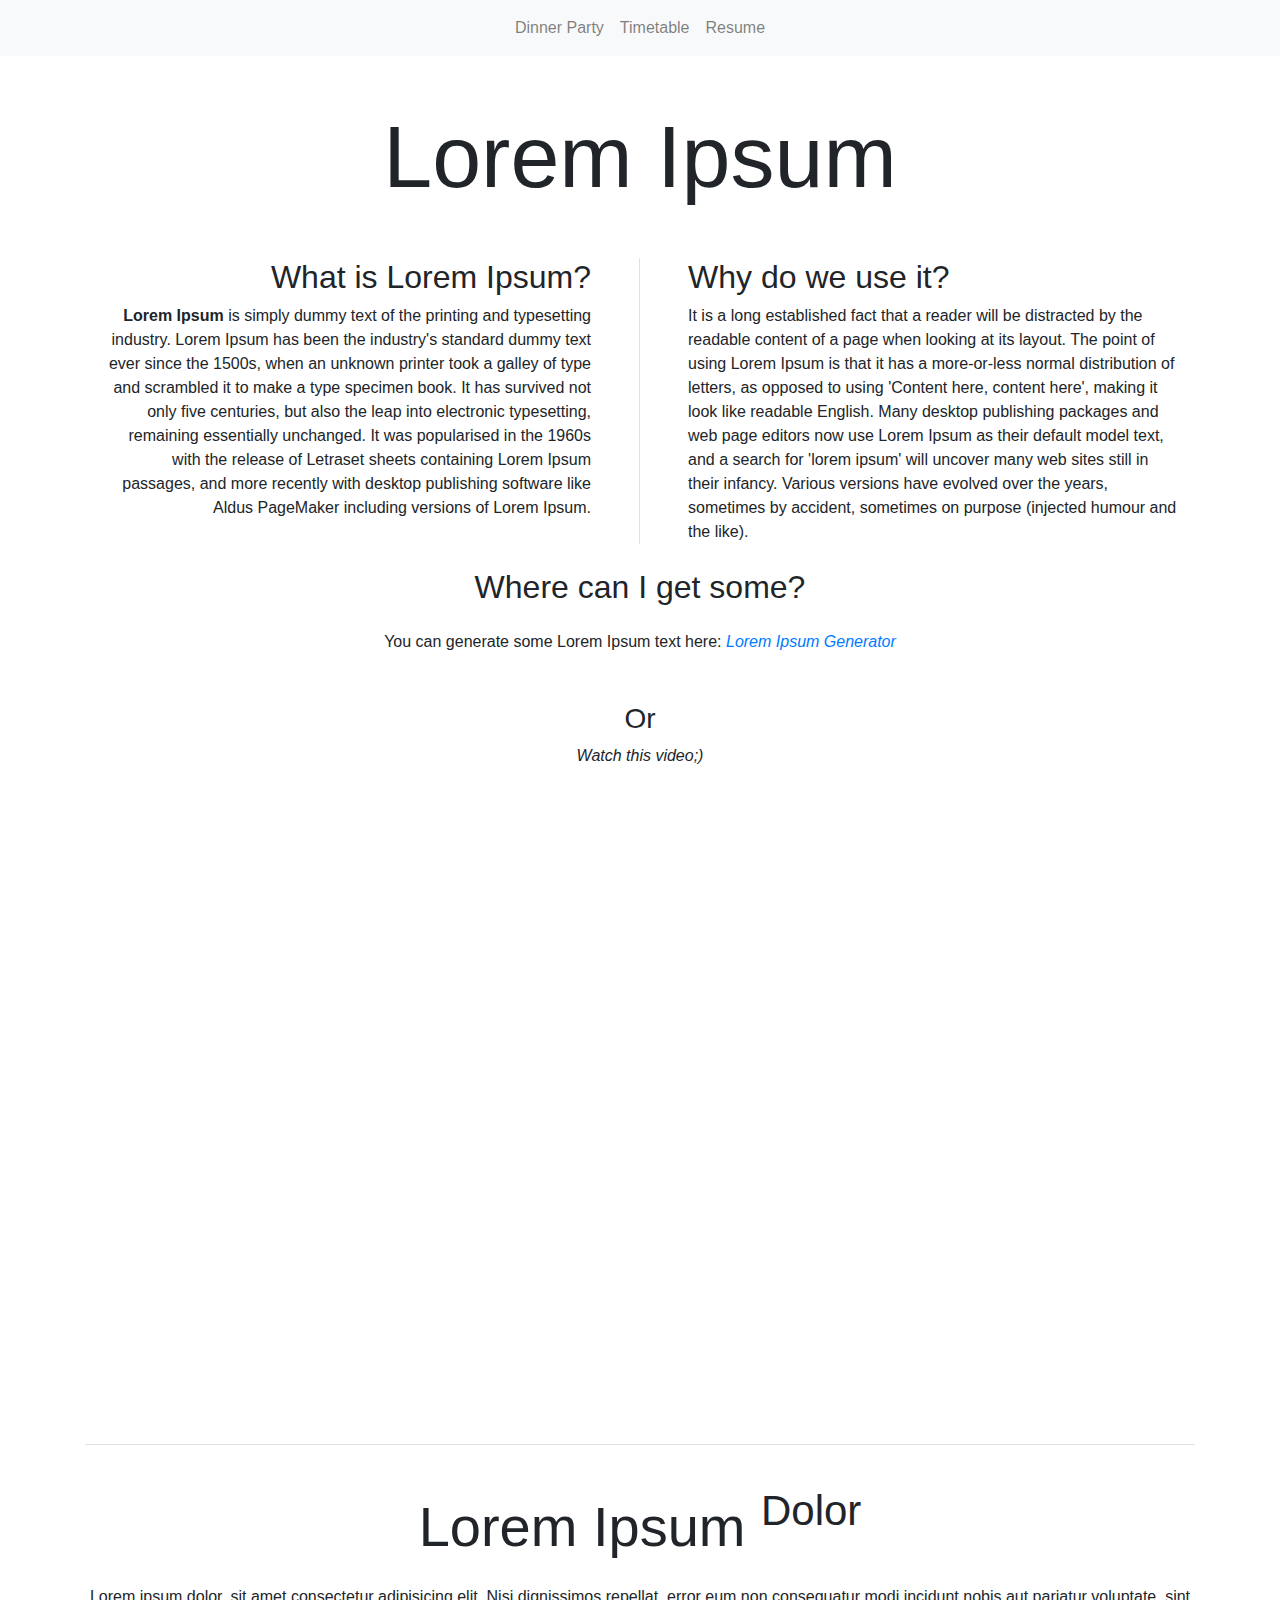
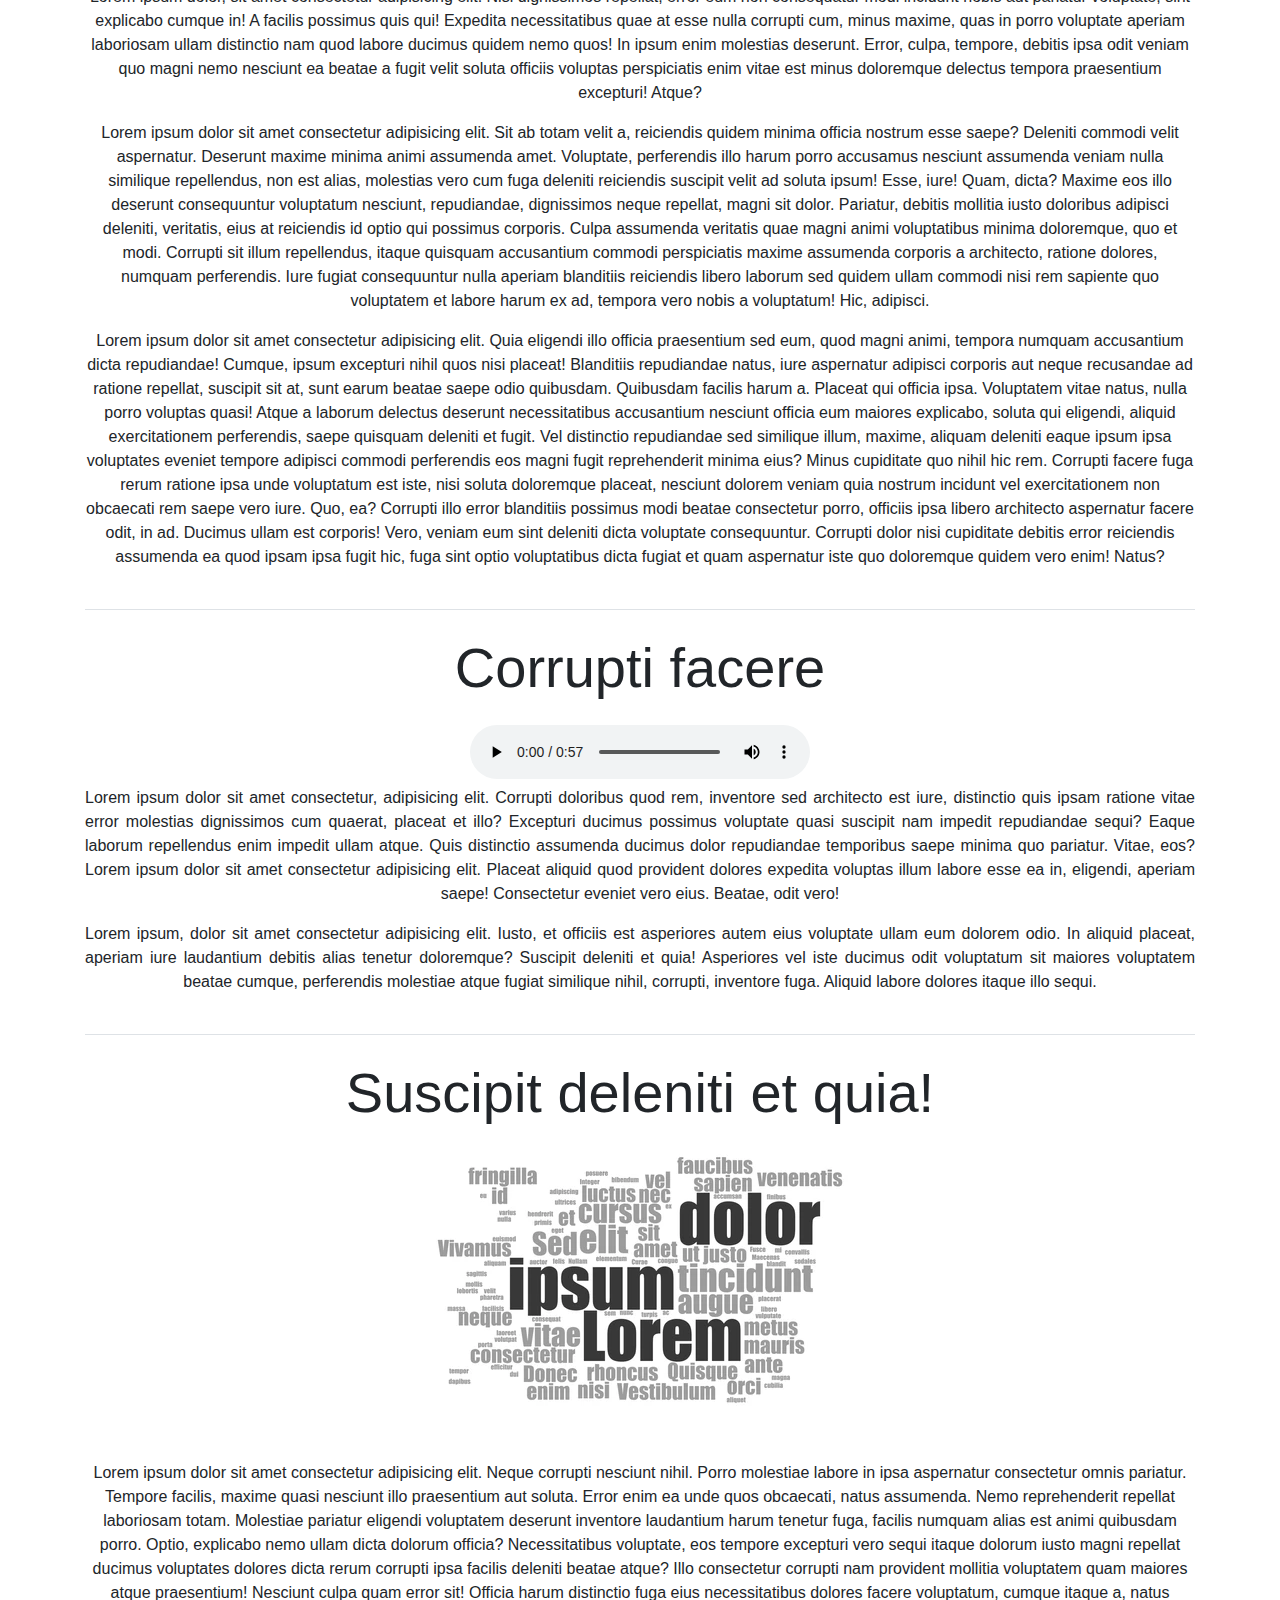
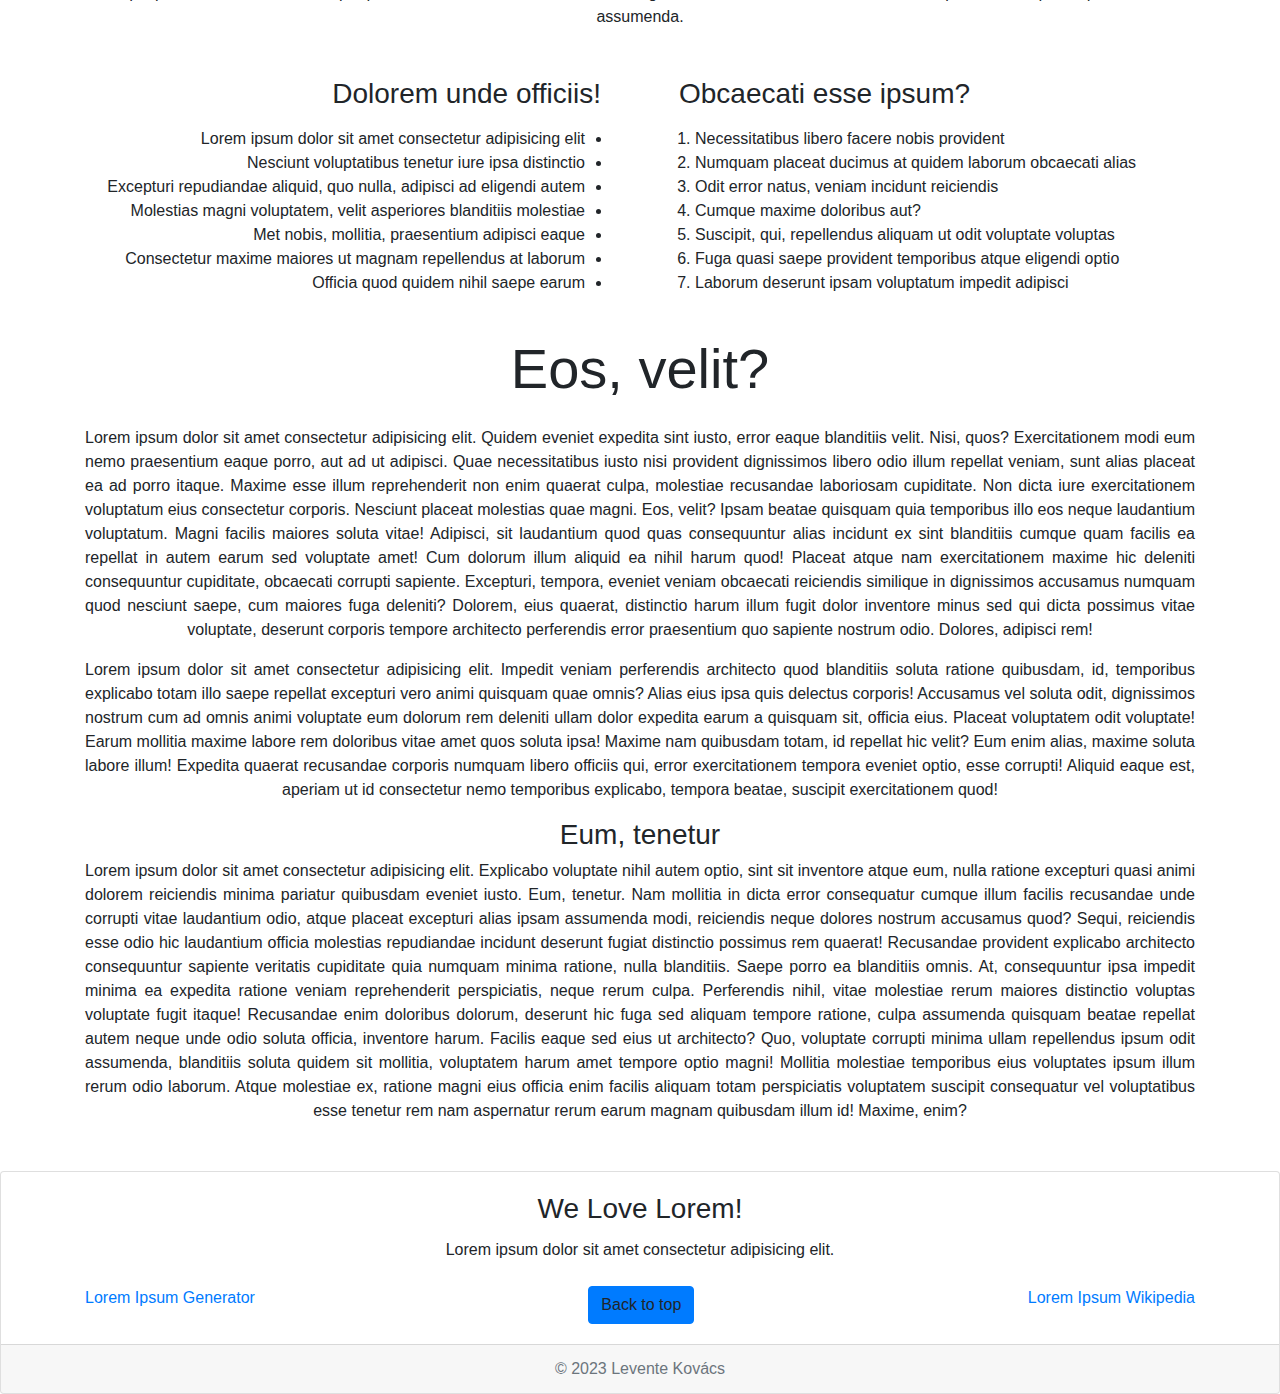
<file: webprog/KL_Beadando_I/LoremIpsum/lorem.html>
<!DOCTYPE html>
<html lang="zxx">

<head>
    <meta charset="UTF-8">
    <meta name="viewport" content="width=device-width, initial-scale=1.0">
    <title>Lorem Ipsum</title>
    <link rel="stylesheet" href="https://cdn.jsdelivr.net/npm/bootstrap@4.3.1/dist/css/bootstrap.min.css"
        integrity="sha384-ggOyR0iXCbMQv3Xipma34MD+dH/1fQ784/j6cY/iJTQUOhcWr7x9JvoRxT2MZw1T" crossorigin="anonymous">
        <script src="https://code.jquery.com/jquery-3.2.1.slim.min.js"
            integrity="sha384-KJ3o2DKtIkvYIK3UENzmM7KCkRr/rE9/Qpg6aAZGJwFDMVNA/GpGFF93hXpG5KkN" crossorigin="anonymous"></script>
        <script src="https://cdn.jsdelivr.net/npm/popper.js@1.12.9/dist/umd/popper.min.js"
            integrity="sha384-ApNbgh9B+Y1QKtv3Rn7W3mgPxhU9K/ScQsAP7hUibX39j7fakFPskvXusvfa0b4Q" crossorigin="anonymous"></script>
        <script src="https://cdn.jsdelivr.net/npm/bootstrap@4.0.0/dist/js/bootstrap.min.js"
            integrity="sha384-JZR6Spejh4U02d8jOt6vLEHfe/JQGiRRSQQxSfFWpi1MquVdAyjUar5+76PVCmYl" crossorigin="anonymous"></script>
    <link rel="stylesheet" href="./style.css">
</head>

<body>
    <nav class="navbar navbar-expand-lg navbar-light bg-light">
        <button class="navbar-toggler" type="button" data-toggle="collapse" data-target="#navbarNav" aria-controls="navbarNav" aria-expanded="false" aria-label="Toggle navigation">
          <span class="navbar-toggler-icon"></span>
        </button>
        <div class="collapse navbar-collapse d-lg-flex justify-content-center" id="navbarNav">
          <ul class="navbar-nav">
            <li class="nav-item">
              <a class="nav-link" href="../DinnerParty/dinner.html" target="_blank">Dinner Party</a>
            </li>
            <li class="nav-item">
              <a class="nav-link" href="../Timetable/timetable.html" target="_blank">Timetable</a>
            </li>
            <li class="nav-item">
              <a class="nav-link" href="../LK_Resume/resume.html" target="_blank">Resume</a>
            </li>
          </ul>
        </div>
    </nav>
    <main class="container">
        <div class="mb-4">
            <h1 class="display-2 text-center mt-5 mb-5">Lorem Ipsum</h1>
            <div class="d-flex flex-column flex-lg-row text-justify">
                <article class="border-right col-12 col-lg-6 pr-0 pr-lg-5">
                    <h2 class="text-right">What is Lorem Ipsum?</h2>
                    <p class="text-right m-0"><b>Lorem Ipsum</b> is simply dummy text of the printing and typesetting
                        industry. Lorem Ipsum has
                        been the industry's standard dummy text ever since the 1500s, when an unknown printer took a galley
                        of type and scrambled it to make a type specimen book. It has survived not only five centuries, but
                        also the leap into electronic typesetting, remaining essentially unchanged. It was popularised in
                        the 1960s with the release of Letraset sheets containing Lorem Ipsum passages, and more recently
                        with desktop publishing software like Aldus PageMaker including versions of Lorem Ipsum.</p>
                </article>
                <article class="col-12 col-lg-6 pl-0 pl-lg-5">
                    <h2 class="mt-3 mt-lg-0">Why do we use it?</h2>
                    <p class="text-left m-0">It is a long established fact that a reader will be distracted by the readable
                        content of a page
                        when looking at its layout. The point of using Lorem Ipsum is that it has a more-or-less normal
                        distribution of letters, as opposed to using 'Content here, content here', making it look like
                        readable English. Many desktop publishing packages and web page editors now use Lorem Ipsum as their
                        default model text, and a search for 'lorem ipsum' will uncover many web sites still in their
                        infancy. Various versions have evolved over the years, sometimes by accident, sometimes on purpose
                        (injected humour and the like).</p>
                </article>
            </div>
        </div>
        <div>
            <article class="text-center border-bottom pb-5">
                <h2 class="mb-4">Where can I get some?</h2>
                <p class="mb-0">You can generate some Lorem Ipsum text here:
                    <a href="https://www.lipsum.com/" target="_blank"><i>Lorem Ipsum Generator</i></a>
                </p>
                <h3 class="mt-5">Or</h3>
                <p class="mb-1"><em>Watch this video;)</em></p>
                <div class="video-wrapper text-left">
                    <iframe class="" src="https://www.youtube.com/embed/m95s5HlfvWg"
                        title="VS Code — Generate Lorem Ipsum Text"
                        allow="accelerometer; autoplay; clipboard-write; encrypted-media; gyroscope; picture-in-picture; web-share"
                        allowfullscreen></iframe>
                </div>
            </article>
        </div>
        <div class="text-center pt-5">
            <article class="border-bottom pb-4">
                <h2 class="display-4 mb-4">Lorem Ipsum <sup>Dolor</sup></h2>
                <p>Lorem ipsum dolor, sit amet consectetur adipisicing elit. Nisi dignissimos repellat, error eum non
                    consequatur modi incidunt nobis aut pariatur voluptate, sint explicabo cumque in! A facilis possimus
                    quis qui!
                    Expedita necessitatibus quae at esse nulla corrupti cum, minus maxime, quas in porro voluptate
                    aperiam
                    laboriosam ullam distinctio nam quod labore ducimus quidem nemo quos! In ipsum enim molestias
                    deserunt.
                    Error, culpa, tempore, debitis ipsa odit veniam quo magni nemo nesciunt ea beatae a fugit velit
                    soluta
                    officiis voluptas perspiciatis enim vitae est minus doloremque delectus tempora praesentium
                    excepturi!
                    Atque?</p>
                <p>Lorem ipsum dolor sit amet consectetur adipisicing elit. Sit ab totam velit a, reiciendis quidem
                    minima
                    officia nostrum esse saepe? Deleniti commodi velit aspernatur. Deserunt maxime minima animi
                    assumenda
                    amet.
                    Voluptate, perferendis illo harum porro accusamus nesciunt assumenda veniam nulla similique
                    repellendus,
                    non est alias, molestias vero cum fuga deleniti reiciendis suscipit velit ad soluta ipsum! Esse,
                    iure!
                    Quam, dicta?
                    Maxime eos illo deserunt consequuntur voluptatum nesciunt, repudiandae, dignissimos neque repellat,
                    magni sit dolor. Pariatur, debitis mollitia iusto doloribus adipisci deleniti, veritatis, eius at
                    reiciendis id optio qui possimus corporis.
                    Culpa assumenda veritatis quae magni animi voluptatibus minima doloremque, quo et modi. Corrupti sit
                    illum repellendus, itaque quisquam accusantium commodi perspiciatis maxime assumenda corporis a
                    architecto, ratione dolores, numquam perferendis.
                    Iure fugiat consequuntur nulla aperiam blanditiis reiciendis libero laborum sed quidem ullam commodi
                    nisi rem sapiente quo voluptatem et labore harum ex ad, tempora vero nobis a voluptatum! Hic,
                    adipisci.
                </p>
                <p>Lorem ipsum dolor sit amet consectetur adipisicing elit. Quia eligendi illo officia praesentium sed
                    eum,
                    quod magni animi, tempora numquam accusantium dicta repudiandae! Cumque, ipsum excepturi nihil quos
                    nisi
                    placeat!
                    Blanditiis repudiandae natus, iure aspernatur adipisci corporis aut neque recusandae ad ratione
                    repellat, suscipit sit at, sunt earum beatae saepe odio quibusdam. Quibusdam facilis harum a.
                    Placeat
                    qui officia ipsa.
                    Voluptatem vitae natus, nulla porro voluptas quasi! Atque a laborum delectus deserunt necessitatibus
                    accusantium nesciunt officia eum maiores explicabo, soluta qui eligendi, aliquid exercitationem
                    perferendis, saepe quisquam deleniti et fugit.
                    Vel distinctio repudiandae sed similique illum, maxime, aliquam deleniti eaque ipsum ipsa voluptates
                    eveniet tempore adipisci commodi perferendis eos magni fugit reprehenderit minima eius? Minus
                    cupiditate
                    quo nihil hic rem.
                    Corrupti facere fuga rerum ratione ipsa unde voluptatum est iste, nisi soluta doloremque placeat,
                    nesciunt dolorem veniam quia nostrum incidunt vel exercitationem non obcaecati rem saepe vero iure.
                    Quo,
                    ea?
                    Corrupti illo error blanditiis possimus modi beatae consectetur porro, officiis ipsa libero
                    architecto
                    aspernatur facere odit, in ad. Ducimus ullam est corporis! Vero, veniam eum sint deleniti dicta
                    voluptate consequuntur.
                    Corrupti dolor nisi cupiditate debitis error reiciendis assumenda ea quod ipsam ipsa fugit hic, fuga
                    sint optio voluptatibus dicta fugiat et quam aspernatur iste quo doloremque quidem vero enim! Natus?
                </p>
            </article>
            <article class="border-bottom pb-4">
                <h2 class="display-4 mb-4 mt-4">Corrupti facere</h2>
                <audio class="col-4" src="./assets/Lorem_Ipsum_reading.mp3" controls></audio>
                <p class="text-justify last-row-center">Lorem ipsum dolor sit amet consectetur, adipisicing elit.
                    Corrupti doloribus quod rem, inventore sed architecto est iure, distinctio quis ipsam ratione vitae
                    error molestias dignissimos cum quaerat, placeat et illo?
                    Excepturi ducimus possimus voluptate quasi suscipit nam impedit repudiandae sequi? Eaque laborum
                    repellendus enim impedit ullam atque. Quis distinctio assumenda ducimus dolor repudiandae temporibus
                    saepe minima quo pariatur. Vitae, eos? Lorem ipsum dolor sit amet consectetur adipisicing elit.
                    Placeat aliquid quod provident dolores
                    expedita voluptas illum labore esse ea in, eligendi, aperiam saepe! Consectetur eveniet vero eius.
                    Beatae, odit vero!</p>
                <p class="text-justify last-row-center">Lorem ipsum, dolor sit amet consectetur adipisicing elit. Iusto,
                    et officiis est asperiores autem eius voluptate ullam eum dolorem odio. In aliquid placeat, aperiam
                    iure laudantium debitis alias tenetur doloremque?
                    Suscipit deleniti et quia! Asperiores vel iste ducimus odit voluptatum sit maiores voluptatem beatae
                    cumque, perferendis molestiae atque fugiat similique nihil, corrupti, inventore fuga. Aliquid labore
                    dolores itaque illo sequi.</p>
            </article>
            <article class="mt-4">
                <h2 class="display-4 mb-4 mt-4">Suscipit deleniti et quia!</h2>
                <div class="text-center mb-5">
                    <img src="./assets/lorem_ipsum_img.png" title="Lorem Ipsum" alt="Lorem Ipsum">
                </div>
                <p class="mb-5">Lorem ipsum dolor sit amet consectetur adipisicing elit. Neque corrupti nesciunt nihil.
                    Porro
                    molestiae labore in ipsa aspernatur consectetur omnis pariatur. Tempore facilis, maxime quasi
                    nesciunt illo praesentium aut soluta.
                    Error enim ea unde quos obcaecati, natus assumenda. Nemo reprehenderit repellat laboriosam
                    totam. Molestiae pariatur eligendi voluptatem deserunt inventore laudantium harum tenetur fuga,
                    facilis numquam alias est animi quibusdam porro.
                    Optio, explicabo nemo ullam dicta dolorum officia? Necessitatibus voluptate, eos tempore
                    excepturi vero sequi itaque dolorum iusto magni repellat ducimus voluptates dolores dicta rerum
                    corrupti ipsa facilis deleniti beatae atque?
                    Illo consectetur corrupti nam provident mollitia voluptatem quam maiores atque praesentium!
                    Nesciunt culpa quam error sit! Officia harum distinctio fuga eius necessitatibus dolores facere
                    voluptatum, cumque itaque a, natus assumenda.</p>
                <div class="d-flex flex-column flex-lg-row">
                    <div class="col-12 col-lg-6 text-right">
                        <h3 class="mr-4 mb-3">Dolorem unde officiis!</h3>
                        <ul class="ul-right">
                            <li><span>Lorem ipsum dolor sit amet consectetur adipisicing elit</span></li>
                            <li><span>Nesciunt voluptatibus tenetur iure ipsa distinctio</span></li>
                            <li><span>Excepturi repudiandae aliquid, quo nulla, adipisci ad eligendi autem</span></li>
                            <li><span>Molestias magni voluptatem, velit asperiores blanditiis molestiae</span></li>
                            <li><span>Met nobis, mollitia, praesentium adipisci eaque</span></li>
                            <li><span>Consectetur maxime maiores ut magnam repellendus at laborum</span></li>
                            <li><span>Officia quod quidem nihil saepe earum</span></li>
                        </ul>
                    </div>
                    <div class="col-12 col-lg-6 text-left">
                        <h3 class="ml-4 mb-3">Obcaecati esse ipsum?</h3>
                        <ol>
                            <li>Necessitatibus libero facere nobis provident</li>
                            <li>Numquam placeat ducimus at quidem laborum obcaecati alias</li>
                            <li>Odit error natus, veniam incidunt reiciendis</li>
                            <li>Cumque maxime doloribus aut?</li>
                            <li>Suscipit, qui, repellendus aliquam ut odit voluptate voluptas</li>
                            <li>Fuga quasi saepe provident temporibus atque eligendi optio</li>
                            <li>Laborum deserunt ipsam voluptatum impedit adipisci</li>
                        </ol>
                    </div>
                </div>
            </article>
            <article>
                <h2 class="display-4 mb-4 mt-4">Eos, velit?</h2>
                <p class="text-justify last-row-center">Lorem ipsum dolor sit amet consectetur adipisicing elit. Quidem
                    eveniet expedita sint iusto, error eaque blanditiis velit. Nisi, quos? Exercitationem modi eum nemo
                    praesentium eaque porro, aut ad ut adipisci.
                    Quae necessitatibus iusto nisi provident dignissimos libero odio illum repellat veniam, sunt alias
                    placeat ea ad porro itaque. Maxime esse illum reprehenderit non enim quaerat culpa, molestiae
                    recusandae laboriosam cupiditate.
                    Non dicta iure exercitationem voluptatum eius consectetur corporis. Nesciunt placeat molestias quae
                    magni. Eos, velit? Ipsam beatae quisquam quia temporibus illo eos neque laudantium voluptatum. Magni
                    facilis maiores soluta vitae!
                    Adipisci, sit laudantium quod quas consequuntur alias incidunt ex sint blanditiis cumque quam
                    facilis ea repellat in autem earum sed voluptate amet! Cum dolorum illum aliquid ea nihil harum
                    quod!
                    Placeat atque nam exercitationem maxime hic deleniti consequuntur cupiditate, obcaecati corrupti
                    sapiente. Excepturi, tempora, eveniet veniam obcaecati reiciendis similique in dignissimos accusamus
                    numquam quod nesciunt saepe, cum maiores fuga deleniti?
                    Dolorem, eius quaerat, distinctio harum illum fugit dolor inventore minus sed qui dicta possimus
                    vitae voluptate, deserunt corporis tempore architecto perferendis error praesentium quo sapiente
                    nostrum odio. Dolores, adipisci rem!</p>
                <p class="text-justify last-row-center">Lorem ipsum dolor sit amet consectetur adipisicing elit. Impedit
                    veniam perferendis architecto quod blanditiis soluta ratione quibusdam, id, temporibus explicabo
                    totam illo saepe repellat excepturi vero animi quisquam quae omnis?
                    Alias eius ipsa quis delectus corporis! Accusamus vel soluta odit, dignissimos nostrum cum ad omnis
                    animi voluptate eum dolorum rem deleniti ullam dolor expedita earum a quisquam sit, officia eius.
                    Placeat voluptatem odit voluptate! Earum mollitia maxime labore rem doloribus vitae amet quos soluta
                    ipsa! Maxime nam quibusdam totam, id repellat hic velit? Eum enim alias, maxime soluta labore illum!
                    Expedita quaerat recusandae corporis numquam libero officiis qui, error exercitationem tempora
                    eveniet optio, esse corrupti! Aliquid eaque est, aperiam ut id consectetur nemo temporibus
                    explicabo, tempora beatae, suscipit exercitationem quod!</p>
                <h3>Eum, tenetur</h3>
                <p class="text-justify last-row-center">Lorem ipsum dolor sit amet consectetur adipisicing elit.
                    Explicabo voluptate nihil autem optio, sint sit inventore atque eum, nulla ratione excepturi quasi
                    animi dolorem reiciendis minima pariatur quibusdam eveniet iusto.
                    Eum, tenetur. Nam mollitia in dicta error consequatur cumque illum facilis recusandae unde corrupti
                    vitae laudantium odio, atque placeat excepturi alias ipsam assumenda modi, reiciendis neque dolores
                    nostrum accusamus quod?
                    Sequi, reiciendis esse odio hic laudantium officia molestias repudiandae incidunt deserunt fugiat
                    distinctio possimus rem quaerat! Recusandae provident explicabo architecto consequuntur sapiente
                    veritatis cupiditate quia numquam minima ratione, nulla blanditiis.
                    Saepe porro ea blanditiis omnis. At, consequuntur ipsa impedit minima ea expedita ratione veniam
                    reprehenderit perspiciatis, neque rerum culpa. Perferendis nihil, vitae molestiae rerum maiores
                    distinctio voluptas voluptate fugit itaque!
                    Recusandae enim doloribus dolorum, deserunt hic fuga sed aliquam tempore ratione, culpa assumenda
                    quisquam beatae repellat autem neque unde odio soluta officia, inventore harum. Facilis eaque sed
                    eius ut architecto?
                    Quo, voluptate corrupti minima ullam repellendus ipsum odit assumenda, blanditiis soluta quidem sit
                    mollitia, voluptatem harum amet tempore optio magni! Mollitia molestiae temporibus eius voluptates
                    ipsum illum rerum odio laborum.
                    Atque molestiae ex, ratione magni eius officia enim facilis aliquam totam perspiciatis voluptatem
                    suscipit consequatur vel voluptatibus esse tenetur rem nam aspernatur rerum earum magnam quibusdam
                    illum id! Maxime, enim?</p>
            </article>
        </div>
    </main>
    <footer class="card text-center mt-5">
        <div class="card-body">
          <h3 class="card-title">We Love Lorem!</h3>
          <p class="card-text">Lorem ipsum dolor sit amet consectetur adipisicing elit.</p>
          <div class="container d-flex flex-row justify-content-between mt-4">
                <a href="https://www.lipsum.com/" target="_blank">Lorem Ipsum Generator</a>
                <a class="to-top btn btn-primary">Back to top</a>
                <a href="https://en.wikipedia.org/wiki/Lorem_ipsum" target="_blank">Lorem Ipsum Wikipedia</a>
          </div>
        </div>
        <div class="card-footer text-muted">&copy; 2023 Levente Kovács </div>
    </footer>

      <script src="./main.js"></script>
</body>

</html>
</file>
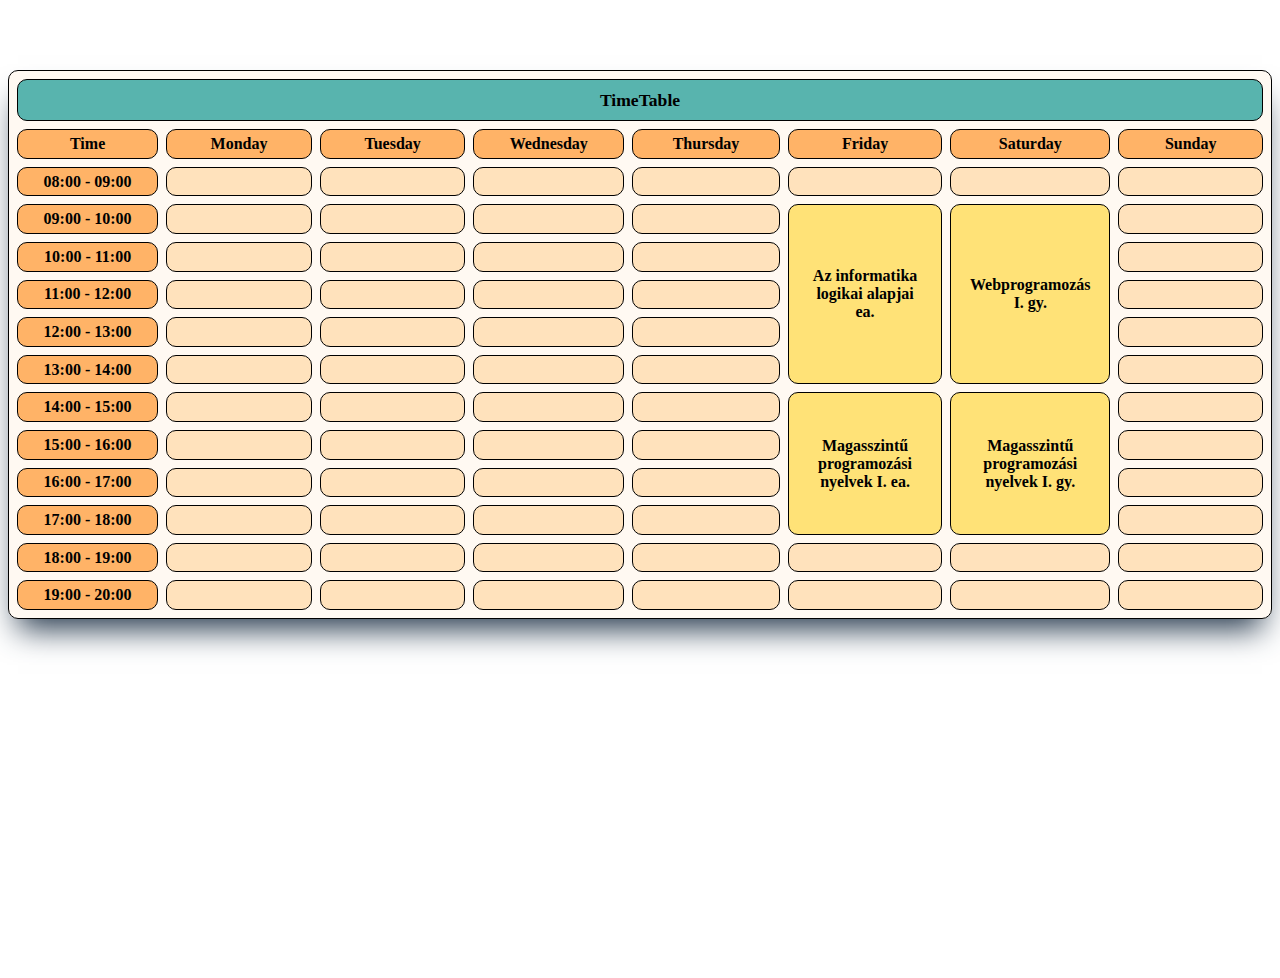
<file: webprog/KL_Beadando_I/Timetable/timetable.html>
<!DOCTYPE html>
<html lang="en">
<head>
    <meta charset="UTF-8">
    <meta name="viewport" content="width=device-width, initial-scale=1.0">
    <title>TimeTable</title>
    <link rel="stylesheet" href="./style.css">
</head>
<body>
    <table>
        <thead>
            <tr>
                <th colspan="8">TimeTable</th>
            </tr>
            <tr>
                <th>Time</th>
                <th>Monday</th>
                <th>Tuesday</th>
                <th>Wednesday</th>
                <th>Thursday</th>
                <th>Friday</th>
                <th>Saturday</th>
                <th>Sunday</th>
            </tr>
        </thead>
        <tbody>
            <tr>
                <td>08:00 - 09:00</td>
                <td></td>
                <td></td>
                <td></td>
                <td></td>
                <td></td>
                <td></td>
                <td></td>
            </tr>
            <tr>
                <td>09:00 - 10:00</td>
                <td></td>
                <td></td>
                <td></td>
                <td></td>
                <td rowspan="5">Az informatika logikai alapjai ea.</td>
                <td rowspan="5">Webprogramozás I. gy.</td>
                <td></td>
            </tr>
            <tr>
                <td>10:00 - 11:00</td>
                <td></td>
                <td></td>
                <td></td>
                <td></td>
                <td></td>
            </tr>
            <tr>
                <td>11:00 - 12:00</td>
                <td></td>
                <td></td>
                <td></td>
                <td></td>
                <td></td>
            </tr>
            <tr>
                <td>12:00 - 13:00</td>
                <td></td>
                <td></td>
                <td></td>
                <td></td>
                <td></td>
            </tr>
            <tr>
                <td>13:00 - 14:00</td>
                <td></td>
                <td></td>
                <td></td>
                <td></td>
                <td></td>
            </tr>
            <tr>
                <td>14:00 - 15:00</td>
                <td></td>
                <td></td>
                <td></td>
                <td></td>
                <td rowspan="4">Magasszintű programozási nyelvek I. ea.</td>
                <td rowspan="4">Magasszintű programozási nyelvek I. gy.</td>
                <td></td>
            </tr>
            <tr>
                <td>15:00 - 16:00</td>
                <td></td>
                <td></td>
                <td></td>
                <td></td>
                <td></td>
            </tr>
            <tr>
                <td>16:00 - 17:00</td>
                <td></td>
                <td></td>
                <td></td>
                <td></td>
                <td></td>
            </tr>
            <tr>
                <td>17:00 - 18:00</td>
                <td></td>
                <td></td>
                <td></td>
                <td></td>
                <td></td>
            </tr>
            <tr>
                <td>18:00 - 19:00</td>
                <td></td>
                <td></td>
                <td></td>
                <td></td>
                <td></td>
                <td></td>
                <td></td>
            </tr>
            <tr>
                <td>19:00 - 20:00</td>
                <td></td>
                <td></td>
                <td></td>
                <td></td>
                <td></td>
                <td></td>
                <td></td>
            </tr>
        </tbody>
    </table>
</body>
</html>
</file>
<file: webprog/KL_Beadando_I/DinnerParty/style.css>
body {
    min-height: 100vh;
    width: 100vw;
    background: linear-gradient(52deg, #002020, #151515);
    padding-top: 2rem;
}

.color-1 {
    background-color: #151515;
    height: 10rem;
}

.color-2 {
    background-color: #0a0a0a;
    height: 10rem;
}

.color-3 {
    background-color: #fbfcd4;
    height: 10rem;
}

.color-4 {
    background-color: #ffdd03;
    height: 10rem;
}

.color-5 {
    background-color: #fbc403;
    height: 10rem;
}

.title-wrapper {
    margin-bottom: 3rem;
}

.first-line {
    font-size: 2.67rem !important;
}

.last-line {
    font-size: 2.24rem !important;
}

.menu-title {
    font-size: 2.2rem !important;
}

/* TOGGLE BUTTON */
input[type="checkbox"] {
    margin: 10px;
    position: relative;
    width: 3rem;
    height: 1rem;
    appearance: none;
    -webkit-appearance: none;
    outline: none;
    border-radius: 20px;
    cursor: pointer;
    background: linear-gradient(0deg, #6bffff, #01bfbf);
    box-shadow: 0 0 0 4px #353535, 0 0 0 5px #3e3e3e, inset 0 0 10px rgba(0,0,0,1);
}

input:checked[type="checkbox"] {
    background: linear-gradient(0deg, #70ffc1, #03db1f);
    box-shadow: 0 0 0 4px #353535, 0 0 0 5px #3e3e3e, inset 0 0 10px rgba(0,0,0,1);
}

input[type="checkbox"]:before {
    content: '';
    position: absolute;
    top: 0;
    left: 0;
    width: 2rem;
    height: 1rem;
    background: linear-gradient(0deg, #000, #6b6b6b);
    border-radius: 20px;
    box-shadow: 0 0 0 1px #232323;
    transform: scale(.98,.96);
    transition:.5s;
}

input:checked[type="checkbox"]:before {
    left: 1rem;
}

input:checked[type="checkbox"]:after {
    left: 2.42rem;
}
</file>
<file: webprog/KL_Beadando_I/LoremIpsum/style.css>
.video-wrapper {
    width: 100%;
    position: relative;
    padding-bottom: 56.25%;
}

.video-wrapper iframe {
    border: none;
    position: absolute;
    width: 100%;
    height: 100%;
}

.last-row-center {
    text-align-last: center;
}

.ul-right {
    direction: rtl;
}

.ul-right li span {
    direction: ltr; unicode-bidi: embed;
}

.to-top {
    cursor: pointer;
}
</file>
<file: webprog/KL_Beadando_I/Timetable/style.css>
body {
    min-height: 100vh;
}

table {
    margin: 70px auto;
    border-spacing: 0.5rem;
    background-color: rgba(255, 226, 188, 0.2);
    box-shadow: rgb(38, 57, 77) 0px 20px 30px -10px;
}

table, th, td {
    border: 1px solid black;
    border-radius: 10px;
    font-weight: bold;
}

th, td {
    width: 8rem;
    text-align: center;
    padding: 0.3rem 1rem;
}

thead tr:first-child th {
    background-color: #58B4AE;
    padding: 0.6rem 0;
    font-size: 1.1rem;
}

th {
    background-color: #FFB367;
}

td:not(:empty) {
    background-color: #FFE277;
}

td:first-child {
    background-color: #FFB367;
}

td:empty {
    background-color: #FFE2BC;
}
</file>
